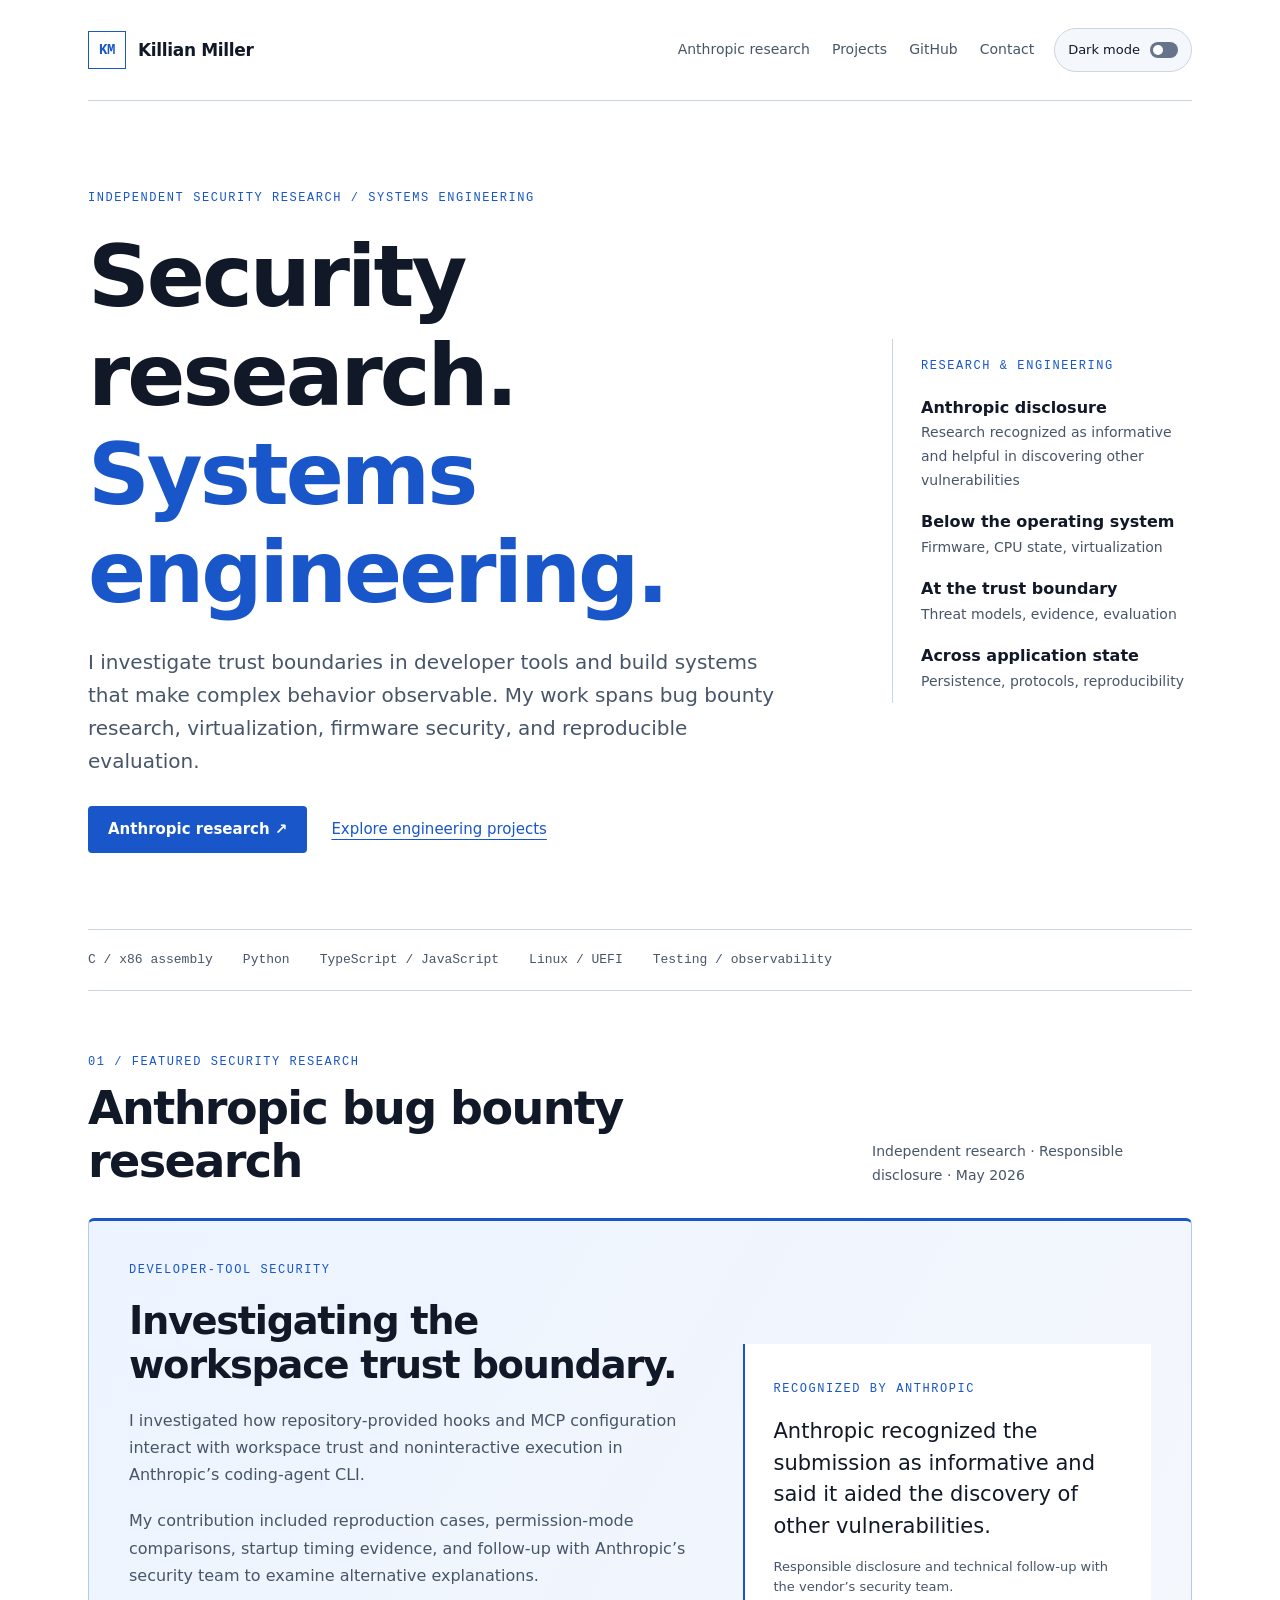
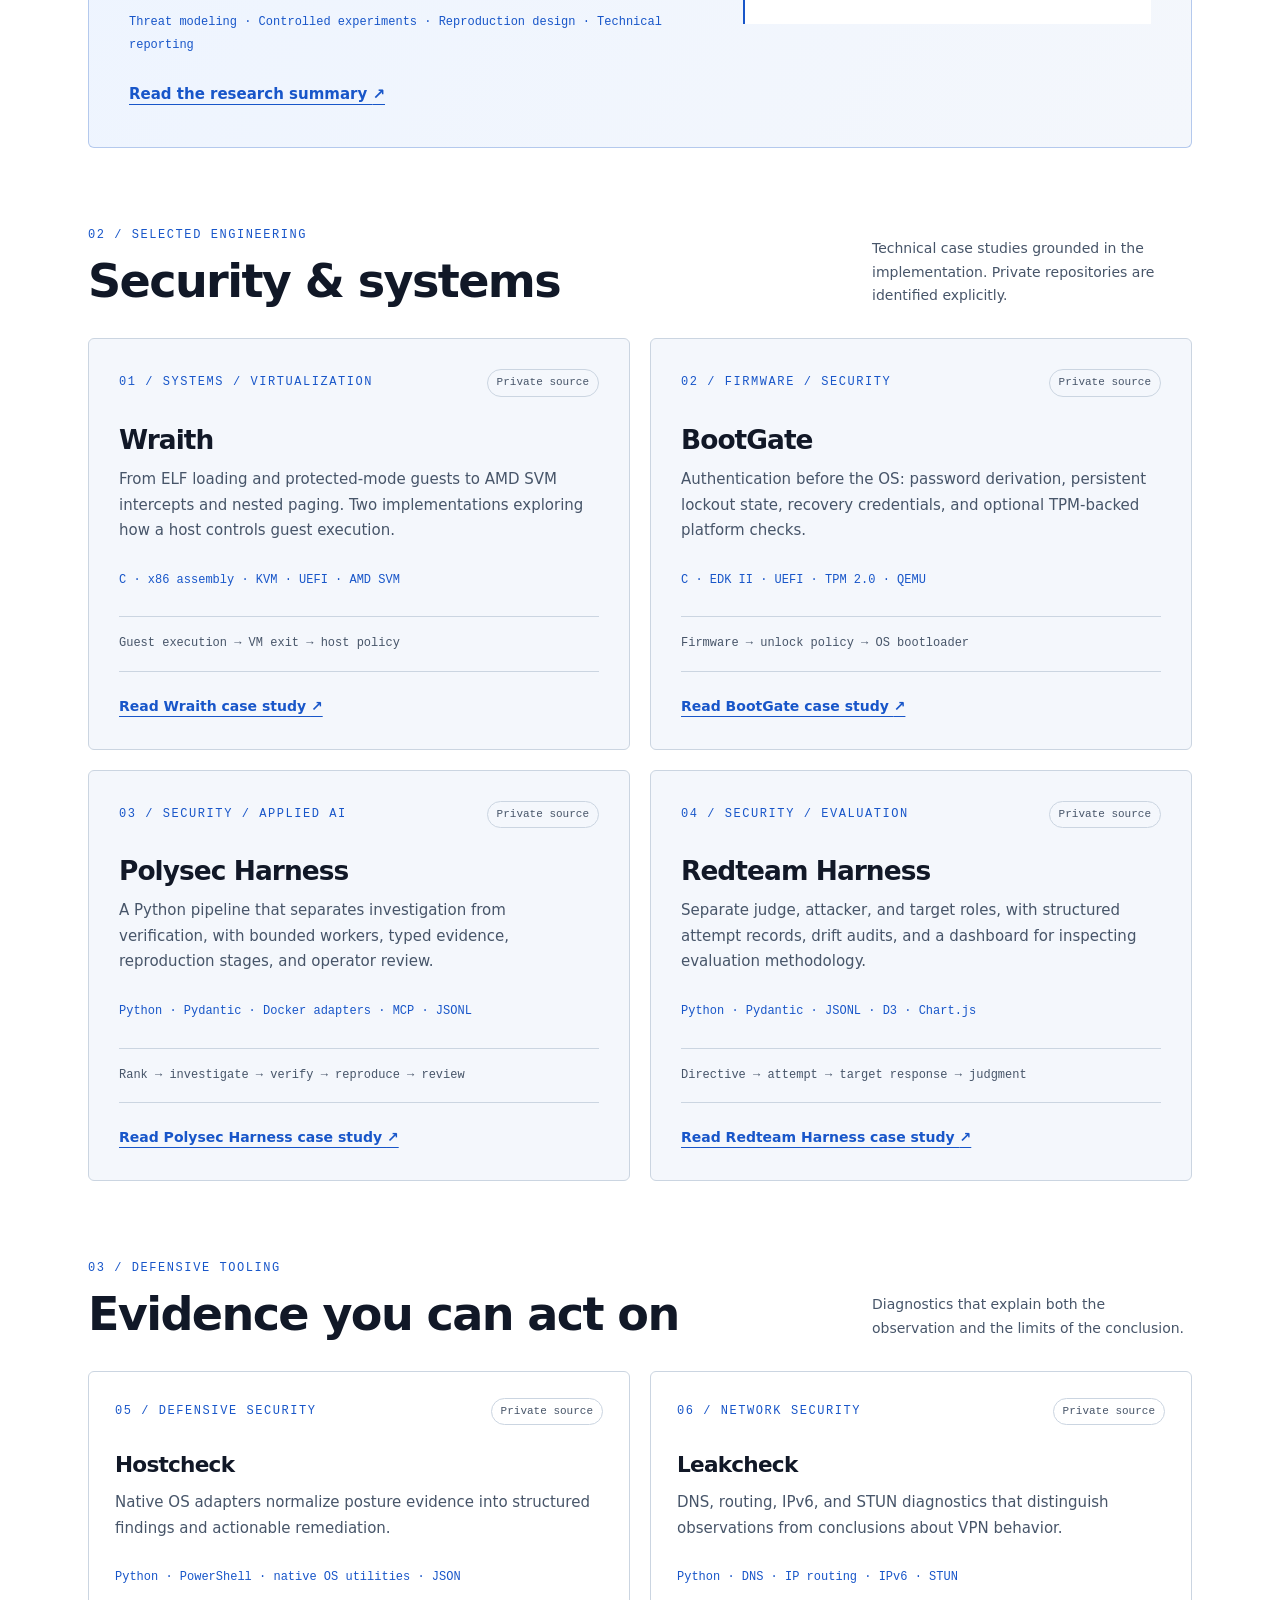
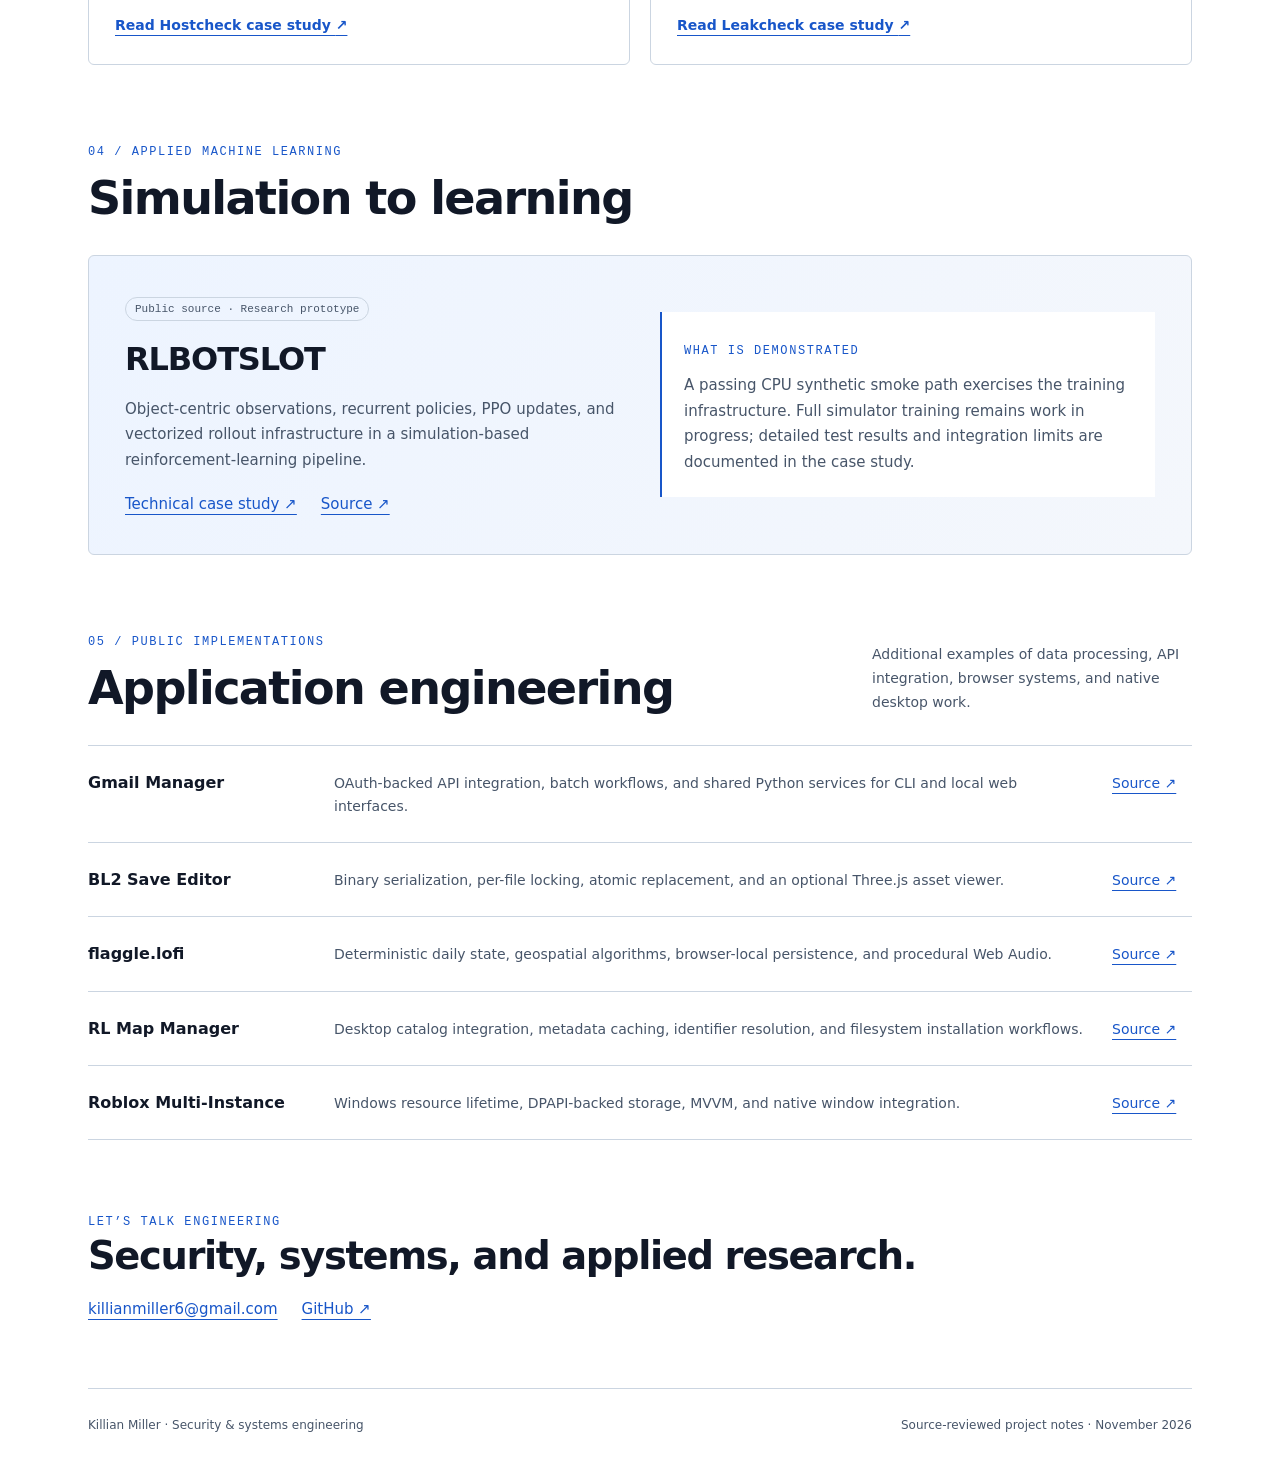
<file: index.html>
<!doctype html>
<html lang="en"><head><meta charset="utf-8"><meta name="viewport" content="width=device-width, initial-scale=1"><title>Killian Miller — Security &amp; Systems Engineering</title><meta name="description" content="Independent security research by Killian Miller, featuring an Anthropic disclosure, bug bounty research, virtualization, UEFI authentication, and security evaluation."><meta name="theme-color" content="#ffffff"><link rel="canonical" href="https://kmiller.dev/"><meta property="og:type" content="website"><meta property="og:title" content="Killian Miller — Security &amp; Systems Engineering"><meta property="og:description" content="Independent security research by Killian Miller, featuring an Anthropic disclosure, bug bounty research, virtualization, UEFI authentication, and security evaluation."><meta property="og:url" content="https://kmiller.dev/"><link rel="icon" href="/favicon.svg" type="image/svg+xml"><script src="/theme.js?v=1"></script><link rel="stylesheet" href="/styles.css?v=20261103-blue"></head>
<body><a class="skip" href="#main">Skip to content</a><div class="wrap"><header class="top"><a class="brand" href="/" aria-label="Killian Miller home"><span class="mark" aria-hidden="true">KM</span>Killian Miller</a><div class="header-tools"><nav class="nav" aria-label="Main navigation"><a href="/#research">Anthropic research</a><a href="/#work">Projects</a><a href="https://github.com/KillianM00">GitHub</a><a href="/#contact">Contact</a></nav><button class="theme-toggle" type="button" data-theme-toggle aria-pressed="false" hidden><span>Dark mode</span><span class="theme-switch" aria-hidden="true"></span></button></div></header><main id="main"><div class="hero"><div><p class="eyebrow">Independent security research / systems engineering</p><h1>Security research.<br><span>Systems engineering.</span></h1><p class="lede">I investigate trust boundaries in developer tools and build systems that make complex behavior observable. My work spans bug bounty research, virtualization, firmware security, and reproducible evaluation.</p><div class="actions"><a class="button" href="/research/anthropic/">Anthropic research ↗</a><a href="#work">Explore engineering projects</a></div></div><aside class="focus" aria-label="Engineering focus"><span class="label">Research &amp; engineering</span><p><strong>Anthropic disclosure</strong>Research recognized as informative and helpful in discovering other vulnerabilities</p><p><strong>Below the operating system</strong>Firmware, CPU state, virtualization</p><p><strong>At the trust boundary</strong>Threat models, evidence, evaluation</p><p><strong>Across application state</strong>Persistence, protocols, reproducibility</p></aside></div><div class="strip" aria-label="Core technologies"><span>C / x86 assembly</span><span>Python</span><span>TypeScript / JavaScript</span><span>Linux / UEFI</span><span>Testing / observability</span></div>
<section id="research" class="research-feature" aria-labelledby="research-title">
  <div class="section-top"><div><span class="label">01 / Featured security research</span><h2 id="research-title">Anthropic bug bounty research</h2></div><p>Independent research · Responsible disclosure · May 2026</p></div>
  <article class="disclosure-feature" aria-labelledby="disclosure-title">
    <div>
      <p class="eyebrow">Developer-tool security</p>
      <h3 id="disclosure-title">Investigating the workspace trust boundary.</h3>
      <p>I investigated how repository-provided hooks and MCP configuration interact with workspace trust and noninteractive execution in Anthropic’s coding-agent CLI.</p>
      <p>My contribution included reproduction cases, permission-mode comparisons, startup timing evidence, and follow-up with Anthropic’s security team to examine alternative explanations.</p>
      <p class="research-skills">Threat modeling · Controlled experiments · Reproduction design · Technical reporting</p>
      <a class="more" href="/research/anthropic/">Read the research summary <span aria-hidden="true">↗</span></a>
    </div>
    <aside class="recognition" aria-label="Disclosure outcome">
      <span class="label">Recognized by Anthropic</span>
      <p>Anthropic recognized the submission as informative and said it aided the discovery of other vulnerabilities.</p>
      <p class="recognition-detail">Responsible disclosure and technical follow-up with the vendor’s security team.</p>
    </aside>
  </article>
</section>
<section id="work" aria-labelledby="work-title"><div class="section-top"><div><span class="label">02 / Selected engineering</span><h2 id="work-title">Security &amp; systems</h2></div><p>Technical case studies grounded in the implementation. Private repositories are identified explicitly.</p></div><div class="projects"><article class="card "><div class="card-top"><span class="number">01 / Systems / virtualization</span><span class="pill">Private source</span></div><h3>Wraith</h3><p>From ELF loading and protected-mode guests to AMD SVM intercepts and nested paging. Two implementations exploring how a host controls guest execution.</p><p class="stack">C · x86 assembly · KVM · UEFI · AMD SVM</p><div class="flow">Guest execution → VM exit → host policy</div><a class="more" href="/projects/wraith/">Read Wraith case study <span aria-hidden="true">↗</span></a></article><article class="card "><div class="card-top"><span class="number">02 / Firmware / security</span><span class="pill">Private source</span></div><h3>BootGate</h3><p>Authentication before the OS: password derivation, persistent lockout state, recovery credentials, and optional TPM-backed platform checks.</p><p class="stack">C · EDK II · UEFI · TPM 2.0 · QEMU</p><div class="flow">Firmware → unlock policy → OS bootloader</div><a class="more" href="/projects/bootgate/">Read BootGate case study <span aria-hidden="true">↗</span></a></article><article class="card "><div class="card-top"><span class="number">03 / Security / applied AI</span><span class="pill">Private source</span></div><h3>Polysec Harness</h3><p>A Python pipeline that separates investigation from verification, with bounded workers, typed evidence, reproduction stages, and operator review.</p><p class="stack">Python · Pydantic · Docker adapters · MCP · JSONL</p><div class="flow">Rank → investigate → verify → reproduce → review</div><a class="more" href="/projects/polysec-harness/">Read Polysec Harness case study <span aria-hidden="true">↗</span></a></article><article class="card "><div class="card-top"><span class="number">04 / Security / evaluation</span><span class="pill">Private source</span></div><h3>Redteam Harness</h3><p>Separate judge, attacker, and target roles, with structured attempt records, drift audits, and a dashboard for inspecting evaluation methodology.</p><p class="stack">Python · Pydantic · JSONL · D3 · Chart.js</p><div class="flow">Directive → attempt → target response → judgment</div><a class="more" href="/projects/redteam-harness/">Read Redteam Harness case study <span aria-hidden="true">↗</span></a></article></div></section>
<section aria-labelledby="defense-title"><div class="section-top"><div><span class="label">03 / Defensive tooling</span><h2 id="defense-title">Evidence you can act on</h2></div><p>Diagnostics that explain both the observation and the limits of the conclusion.</p></div><div class="split"><article class="card small"><div class="card-top"><span class="number">05 / Defensive security</span><span class="pill">Private source</span></div><h3>Hostcheck</h3><p>Native OS adapters normalize posture evidence into structured findings and actionable remediation.</p><p class="stack">Python · PowerShell · native OS utilities · JSON</p><a class="more" href="/projects/hostcheck/">Read Hostcheck case study <span aria-hidden="true">↗</span></a></article><article class="card small"><div class="card-top"><span class="number">06 / Network security</span><span class="pill">Private source</span></div><h3>Leakcheck</h3><p>DNS, routing, IPv6, and STUN diagnostics that distinguish observations from conclusions about VPN behavior.</p><p class="stack">Python · DNS · IP routing · IPv6 · STUN</p><a class="more" href="/projects/leakcheck/">Read Leakcheck case study <span aria-hidden="true">↗</span></a></article></div></section>
<section aria-labelledby="ml-title"><div class="section-top"><div><span class="label">04 / Applied machine learning</span><h2 id="ml-title">Simulation to learning</h2></div></div><article class="feature"><div><span class="pill">Public source · Research prototype</span><h3 style="margin-top:20px">RLBOTSLOT</h3><p>Object-centric observations, recurrent policies, PPO updates, and vectorized rollout infrastructure in a simulation-based reinforcement-learning pipeline.</p><div class="actions"><a href="/projects/rlbotslot/">Technical case study ↗</a><a href="https://github.com/KillianM00/RLBOTSLOT">Source ↗</a></div></div><div class="evidence"><span class="label">What is demonstrated</span><p>A passing CPU synthetic smoke path exercises the training infrastructure. Full simulator training remains work in progress; detailed test results and integration limits are documented in the case study.</p></div></article></section>
<section aria-labelledby="public-title"><div class="section-top"><div><span class="label">05 / Public implementations</span><h2 id="public-title">Application engineering</h2></div><p>Additional examples of data processing, API integration, browser systems, and native desktop work.</p></div><div class="list"><article class="row"><strong>Gmail Manager</strong><p>OAuth-backed API integration, batch workflows, and shared Python services for CLI and local web interfaces.</p><a href="https://github.com/KillianM00/gmail-manager" aria-label="Gmail Manager source">Source ↗</a></article><article class="row"><strong>BL2 Save Editor</strong><p>Binary serialization, per-file locking, atomic replacement, and an optional Three.js asset viewer.</p><a href="https://github.com/KillianM00/bl2-save-editor" aria-label="BL2 Save Editor source">Source ↗</a></article><article class="row"><strong>flaggle.lofi</strong><p>Deterministic daily state, geospatial algorithms, browser-local persistence, and procedural Web Audio.</p><a href="https://github.com/KillianM00/flaggle-lofi" aria-label="flaggle.lofi source">Source ↗</a></article><article class="row"><strong>RL Map Manager</strong><p>Desktop catalog integration, metadata caching, identifier resolution, and filesystem installation workflows.</p><a href="https://github.com/KillianM00/rl-map-manager" aria-label="RL Map Manager source">Source ↗</a></article><article class="row"><strong>Roblox Multi-Instance</strong><p>Windows resource lifetime, DPAPI-backed storage, MVVM, and native window integration.</p><a href="https://github.com/KillianM00/roblox-multi-instance" aria-label="Roblox Multi-Instance source">Source ↗</a></article></div></section>
<section class="contact" id="contact" aria-labelledby="contact-title"><span class="label">Let’s talk engineering</span><h2 id="contact-title">Security, systems, and applied research.</h2><div class="actions"><a href="mailto:killianmiller6@gmail.com">killianmiller6@gmail.com</a><a href="https://github.com/KillianM00">GitHub ↗</a></div></section></main><footer class="footer"><span>Killian Miller · Security &amp; systems engineering</span><span>Source-reviewed project notes · November 2026</span></footer></div></body></html>
</file>
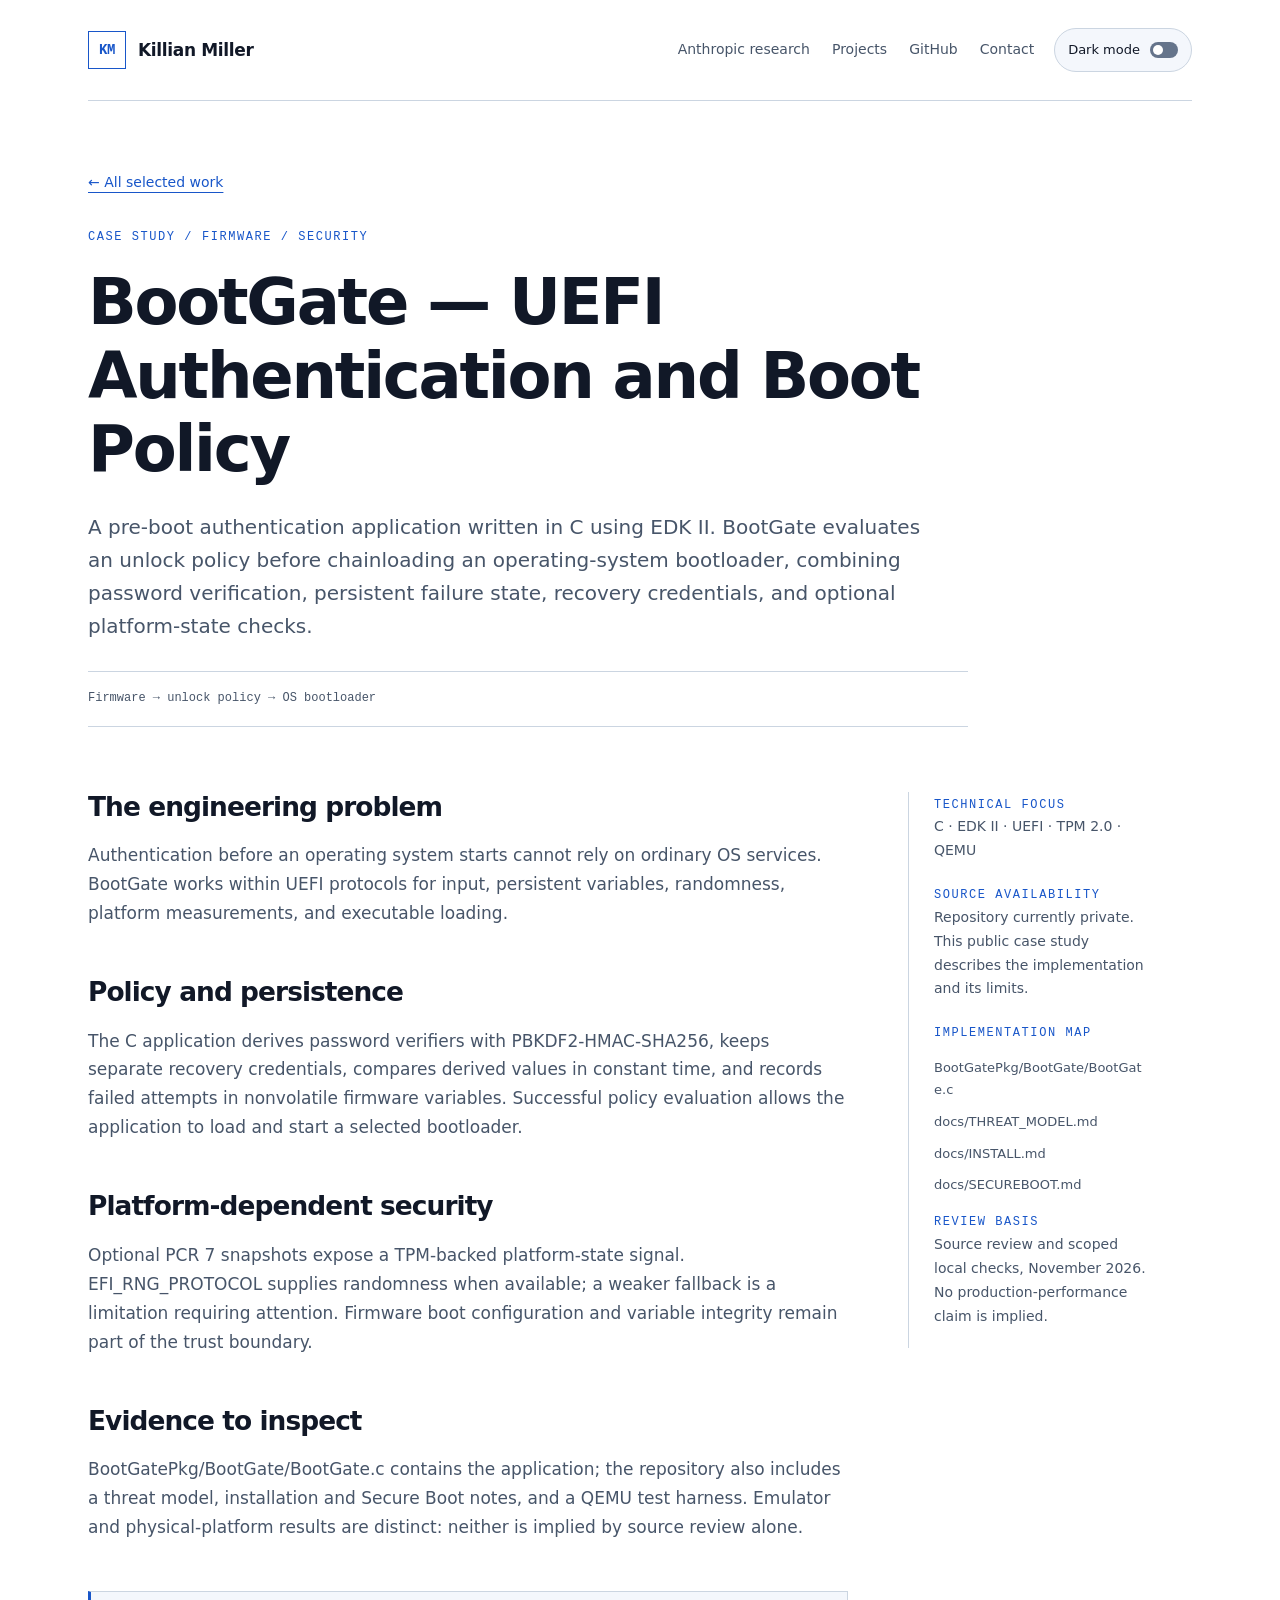
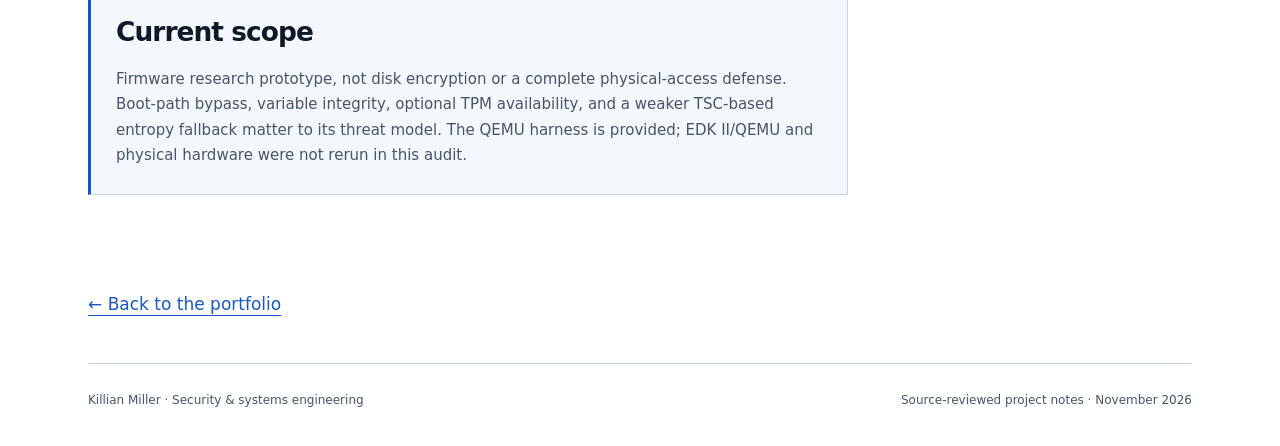
<file: projects/bootgate/index.html>
<!doctype html>
<html lang="en"><head><meta charset="utf-8"><meta name="viewport" content="width=device-width, initial-scale=1"><title>BootGate — UEFI Authentication and Boot Policy | Killian Miller</title><meta name="description" content="UEFI pre-boot authentication research with PBKDF2, persistent lockout state, recovery credentials, and optional TPM PCR checks."><meta name="theme-color" content="#ffffff"><link rel="canonical" href="https://kmiller.dev/projects/bootgate/"><meta property="og:type" content="website"><meta property="og:title" content="BootGate — UEFI Authentication and Boot Policy | Killian Miller"><meta property="og:description" content="UEFI pre-boot authentication research with PBKDF2, persistent lockout state, recovery credentials, and optional TPM PCR checks."><meta property="og:url" content="https://kmiller.dev/projects/bootgate/"><link rel="icon" href="/favicon.svg" type="image/svg+xml"><script src="/theme.js?v=1"></script><link rel="stylesheet" href="/styles.css?v=20261103-blue"></head>
<body><a class="skip" href="#main">Skip to content</a><div class="wrap"><header class="top"><a class="brand" href="/" aria-label="Killian Miller home"><span class="mark" aria-hidden="true">KM</span>Killian Miller</a><div class="header-tools"><nav class="nav" aria-label="Main navigation"><a href="/#research">Anthropic research</a><a href="/#work">Projects</a><a href="https://github.com/KillianM00">GitHub</a><a href="/#contact">Contact</a></nav><button class="theme-toggle" type="button" data-theme-toggle aria-pressed="false" hidden><span>Dark mode</span><span class="theme-switch" aria-hidden="true"></span></button></div></header><main id="main"><header class="article-head"><a class="back" href="/#work">← All selected work</a><p class="eyebrow" style="margin-top:32px">Case study / Firmware / security</p><h1>BootGate — UEFI Authentication and Boot Policy</h1><p class="lede">A pre-boot authentication application written in C using EDK II. BootGate evaluates an unlock policy before chainloading an operating-system bootloader, combining password verification, persistent failure state, recovery credentials, and optional platform-state checks.</p><div class="flow">Firmware → unlock policy → OS bootloader</div></header><div class="article-layout"><article class="article-body"><section><h2>The engineering problem</h2><p>Authentication before an operating system starts cannot rely on ordinary OS services. BootGate works within UEFI protocols for input, persistent variables, randomness, platform measurements, and executable loading.</p></section><section><h2>Policy and persistence</h2><p>The C application derives password verifiers with PBKDF2-HMAC-SHA256, keeps separate recovery credentials, compares derived values in constant time, and records failed attempts in nonvolatile firmware variables. Successful policy evaluation allows the application to load and start a selected bootloader.</p></section><section><h2>Platform-dependent security</h2><p>Optional PCR 7 snapshots expose a TPM-backed platform-state signal. EFI_RNG_PROTOCOL supplies randomness when available; a weaker fallback is a limitation requiring attention. Firmware boot configuration and variable integrity remain part of the trust boundary.</p></section><section><h2>Evidence to inspect</h2><p>BootGatePkg/BootGate/BootGate.c contains the application; the repository also includes a threat model, installation and Secure Boot notes, and a QEMU test harness. Emulator and physical-platform results are distinct: neither is implied by source review alone.</p></section><div class="scope"><h2>Current scope</h2><p>Firmware research prototype, not disk encryption or a complete physical-access defense. Boot-path bypass, variable integrity, optional TPM availability, and a weaker TSC-based entropy fallback matter to its threat model. The QEMU harness is provided; EDK II/QEMU and physical hardware were not rerun in this audit.</p></div></article><aside class="article-aside" aria-label="Project facts"><span class="label">Technical focus</span><p>C · EDK II · UEFI · TPM 2.0 · QEMU</p><span class="label">Source availability</span><p>Repository currently private. This public case study describes the implementation and its limits.</p><span class="label">Implementation map</span><ul><li>BootGatePkg/BootGate/BootGate.c</li><li>docs/THREAT_MODEL.md</li><li>docs/INSTALL.md</li><li>docs/SECUREBOOT.md</li></ul><span class="label">Review basis</span><p>Source review and scoped local checks, November 2026. No production-performance claim is implied.</p></aside></div><p class="case-footer"><a href="/#work">← Back to the portfolio</a></p></main><footer class="footer"><span>Killian Miller · Security &amp; systems engineering</span><span>Source-reviewed project notes · November 2026</span></footer></div></body></html>
</file>
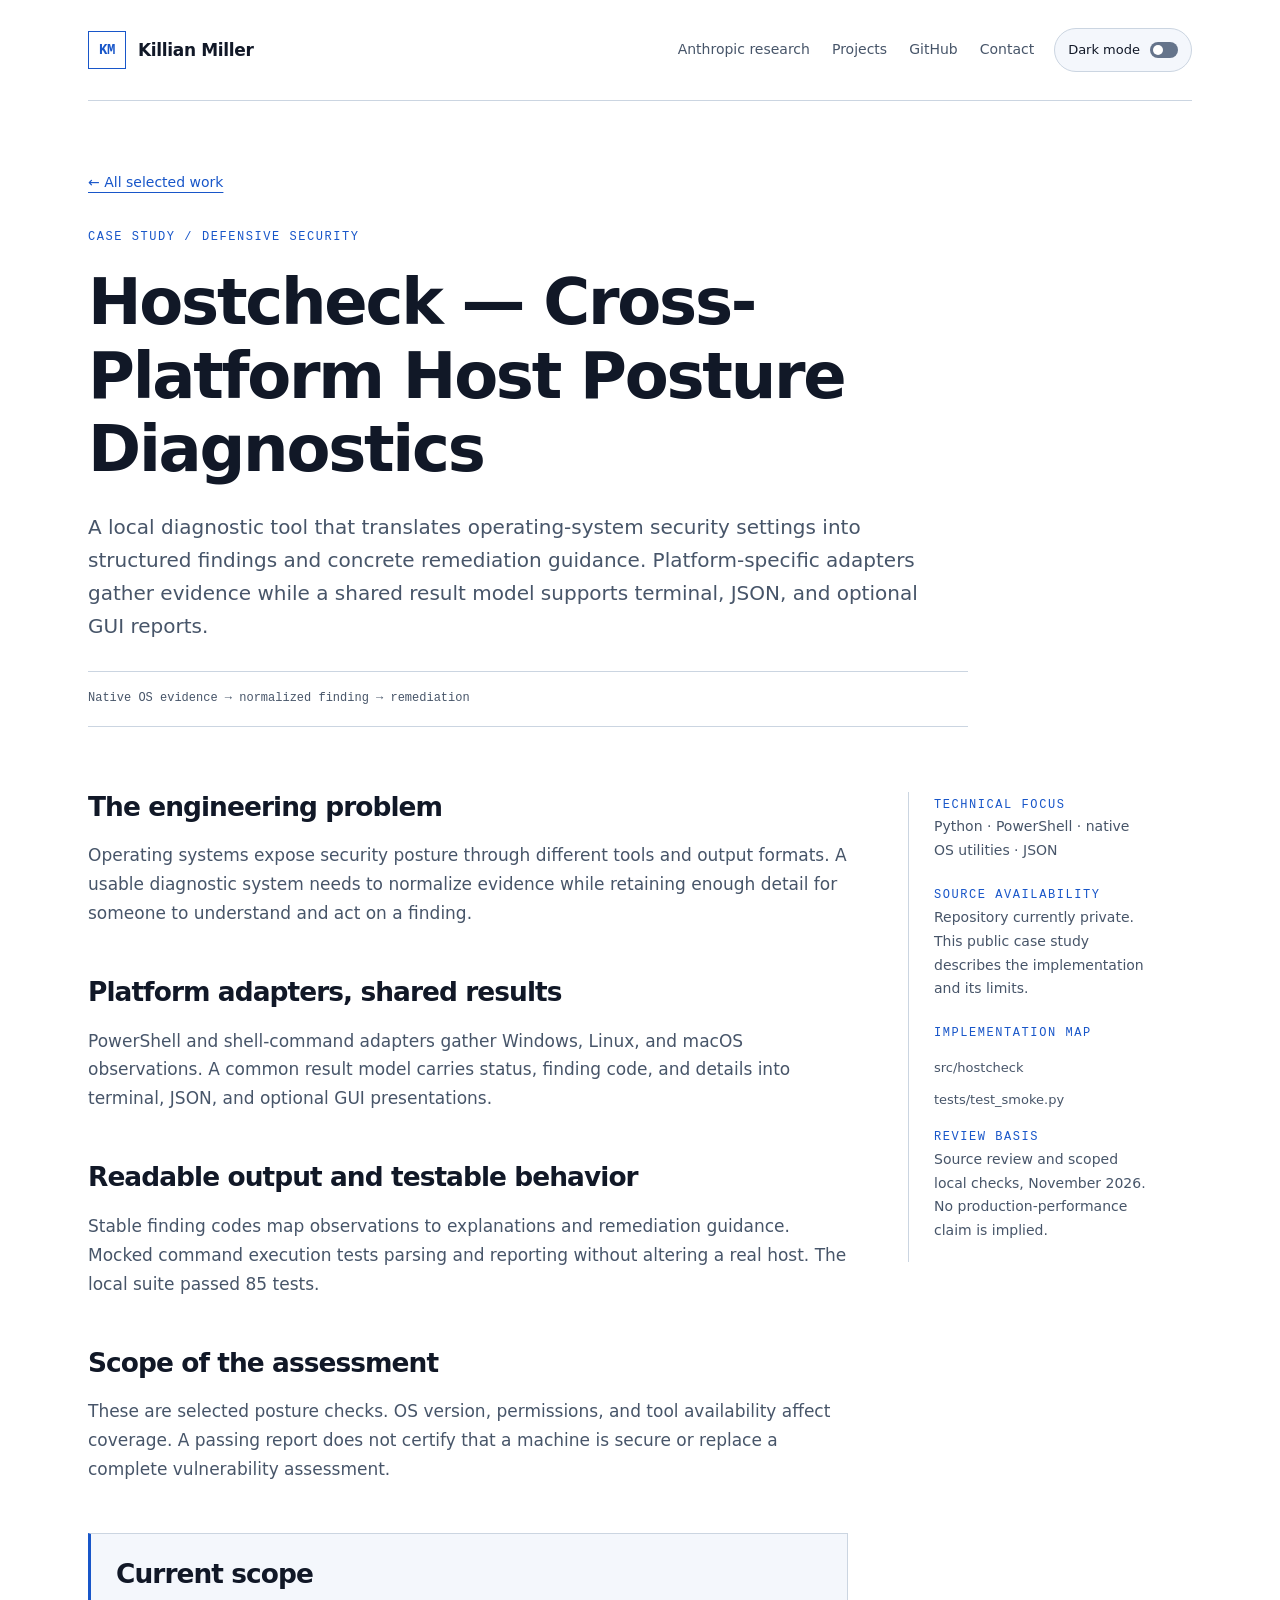
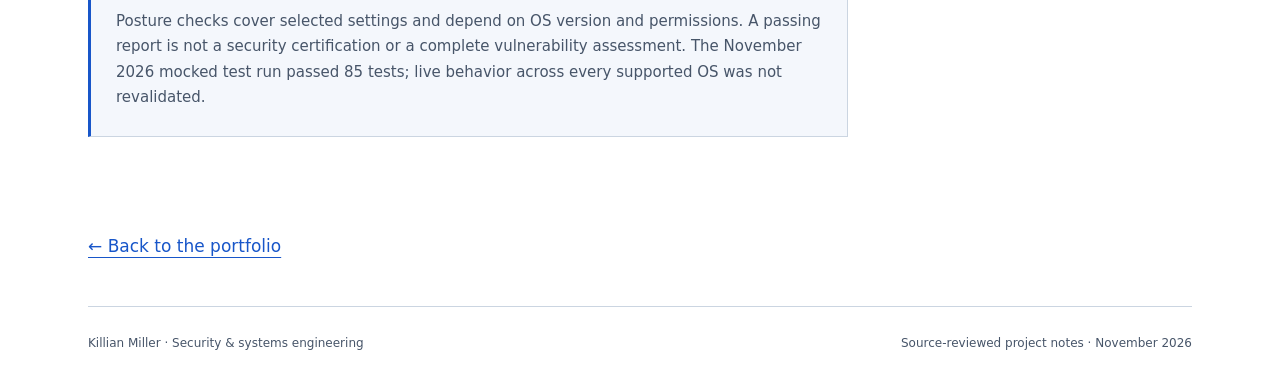
<file: projects/hostcheck/index.html>
<!doctype html>
<html lang="en"><head><meta charset="utf-8"><meta name="viewport" content="width=device-width, initial-scale=1"><title>Hostcheck — Cross-Platform Host Posture Diagnostics | Killian Miller</title><meta name="description" content="Host posture diagnostics with native Windows, Linux, and macOS adapters, structured results, stable finding codes, and remediation guidance."><meta name="theme-color" content="#ffffff"><link rel="canonical" href="https://kmiller.dev/projects/hostcheck/"><meta property="og:type" content="website"><meta property="og:title" content="Hostcheck — Cross-Platform Host Posture Diagnostics | Killian Miller"><meta property="og:description" content="Host posture diagnostics with native Windows, Linux, and macOS adapters, structured results, stable finding codes, and remediation guidance."><meta property="og:url" content="https://kmiller.dev/projects/hostcheck/"><link rel="icon" href="/favicon.svg" type="image/svg+xml"><script src="/theme.js?v=1"></script><link rel="stylesheet" href="/styles.css?v=20261103-blue"></head>
<body><a class="skip" href="#main">Skip to content</a><div class="wrap"><header class="top"><a class="brand" href="/" aria-label="Killian Miller home"><span class="mark" aria-hidden="true">KM</span>Killian Miller</a><div class="header-tools"><nav class="nav" aria-label="Main navigation"><a href="/#research">Anthropic research</a><a href="/#work">Projects</a><a href="https://github.com/KillianM00">GitHub</a><a href="/#contact">Contact</a></nav><button class="theme-toggle" type="button" data-theme-toggle aria-pressed="false" hidden><span>Dark mode</span><span class="theme-switch" aria-hidden="true"></span></button></div></header><main id="main"><header class="article-head"><a class="back" href="/#work">← All selected work</a><p class="eyebrow" style="margin-top:32px">Case study / Defensive security</p><h1>Hostcheck — Cross-Platform Host Posture Diagnostics</h1><p class="lede">A local diagnostic tool that translates operating-system security settings into structured findings and concrete remediation guidance. Platform-specific adapters gather evidence while a shared result model supports terminal, JSON, and optional GUI reports.</p><div class="flow">Native OS evidence → normalized finding → remediation</div></header><div class="article-layout"><article class="article-body"><section><h2>The engineering problem</h2><p>Operating systems expose security posture through different tools and output formats. A usable diagnostic system needs to normalize evidence while retaining enough detail for someone to understand and act on a finding.</p></section><section><h2>Platform adapters, shared results</h2><p>PowerShell and shell-command adapters gather Windows, Linux, and macOS observations. A common result model carries status, finding code, and details into terminal, JSON, and optional GUI presentations.</p></section><section><h2>Readable output and testable behavior</h2><p>Stable finding codes map observations to explanations and remediation guidance. Mocked command execution tests parsing and reporting without altering a real host. The local suite passed 85 tests.</p></section><section><h2>Scope of the assessment</h2><p>These are selected posture checks. OS version, permissions, and tool availability affect coverage. A passing report does not certify that a machine is secure or replace a complete vulnerability assessment.</p></section><div class="scope"><h2>Current scope</h2><p>Posture checks cover selected settings and depend on OS version and permissions. A passing report is not a security certification or a complete vulnerability assessment. The November 2026 mocked test run passed 85 tests; live behavior across every supported OS was not revalidated.</p></div></article><aside class="article-aside" aria-label="Project facts"><span class="label">Technical focus</span><p>Python · PowerShell · native OS utilities · JSON</p><span class="label">Source availability</span><p>Repository currently private. This public case study describes the implementation and its limits.</p><span class="label">Implementation map</span><ul><li>src/hostcheck</li><li>tests/test_smoke.py</li></ul><span class="label">Review basis</span><p>Source review and scoped local checks, November 2026. No production-performance claim is implied.</p></aside></div><p class="case-footer"><a href="/#work">← Back to the portfolio</a></p></main><footer class="footer"><span>Killian Miller · Security &amp; systems engineering</span><span>Source-reviewed project notes · November 2026</span></footer></div></body></html>
</file>
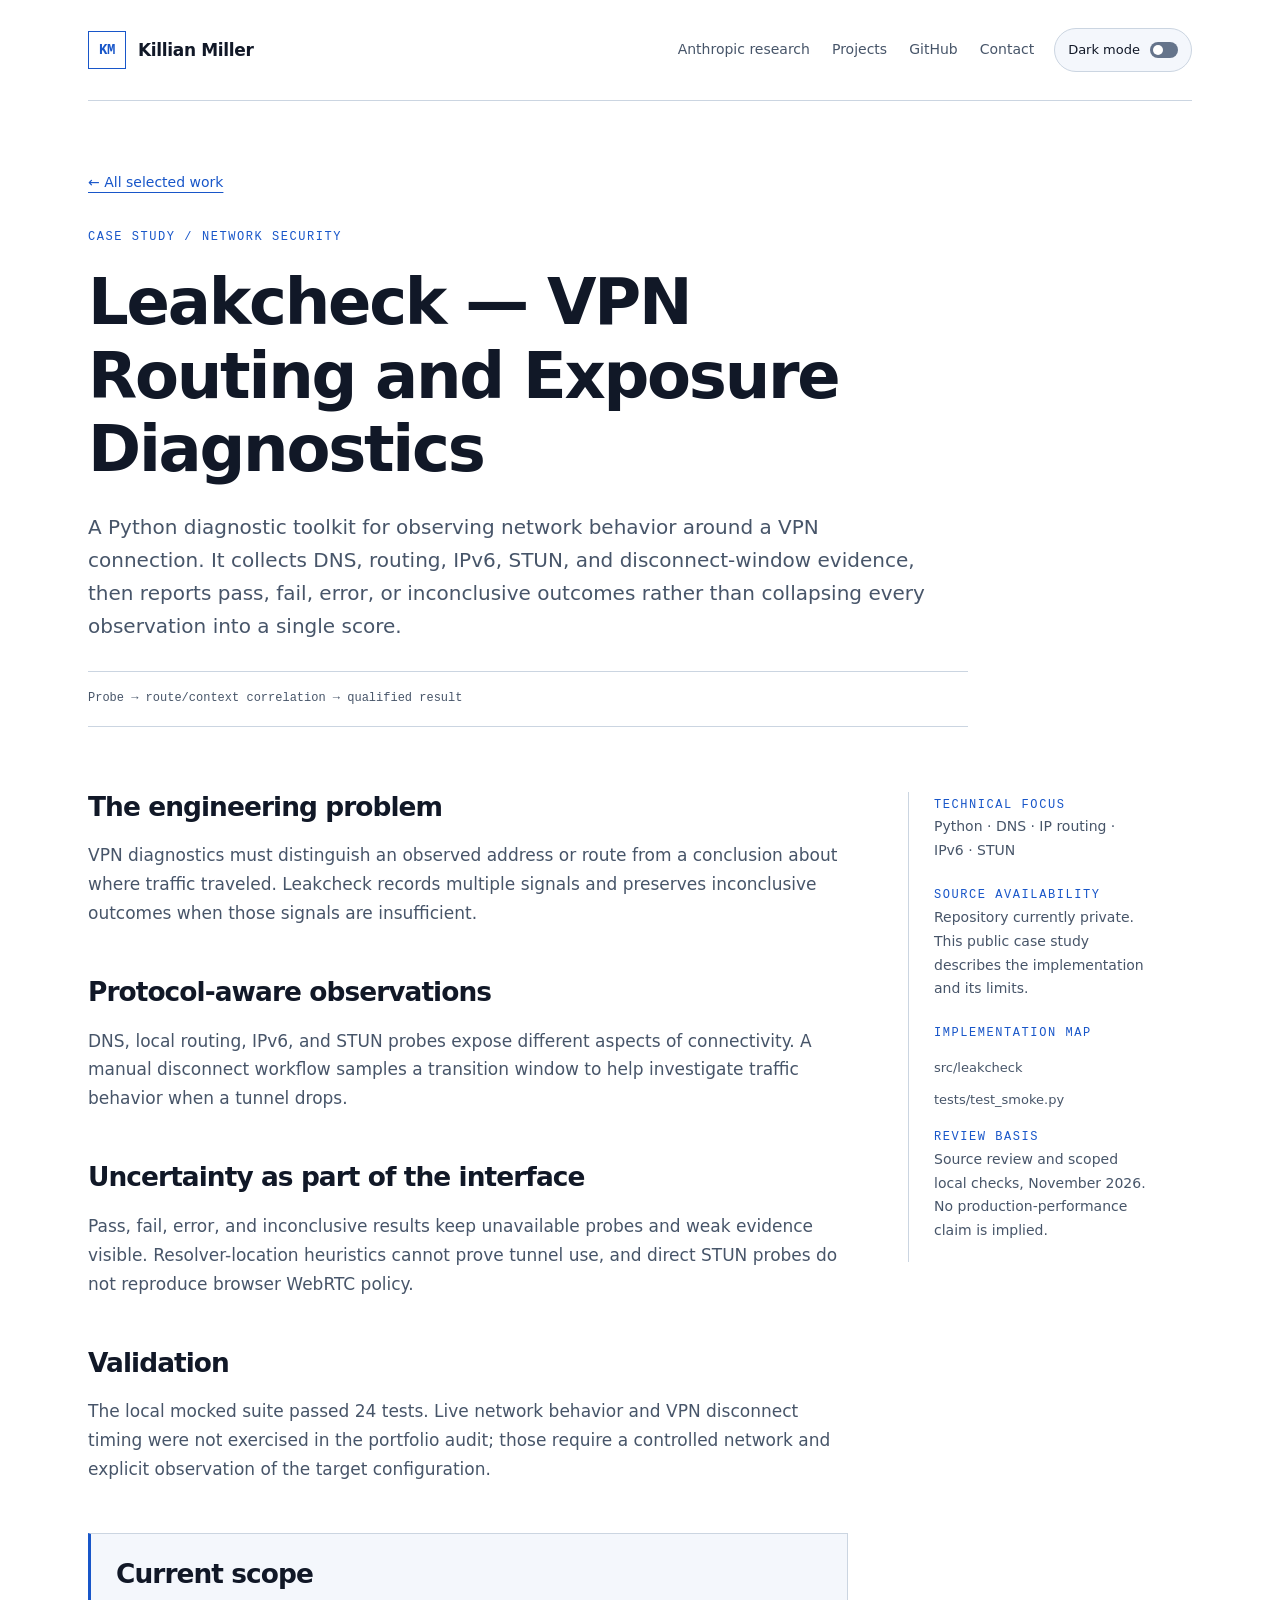
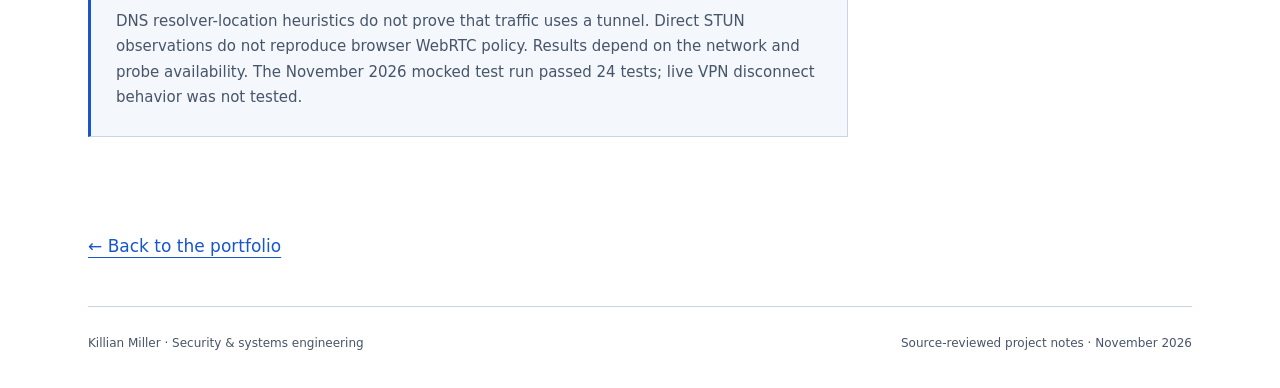
<file: projects/leakcheck/index.html>
<!doctype html>
<html lang="en"><head><meta charset="utf-8"><meta name="viewport" content="width=device-width, initial-scale=1"><title>Leakcheck — VPN Routing and Exposure Diagnostics | Killian Miller</title><meta name="description" content="VPN diagnostic toolkit for DNS, routing, IPv6, STUN, and disconnect-window observations with explicit inconclusive results."><meta name="theme-color" content="#ffffff"><link rel="canonical" href="https://kmiller.dev/projects/leakcheck/"><meta property="og:type" content="website"><meta property="og:title" content="Leakcheck — VPN Routing and Exposure Diagnostics | Killian Miller"><meta property="og:description" content="VPN diagnostic toolkit for DNS, routing, IPv6, STUN, and disconnect-window observations with explicit inconclusive results."><meta property="og:url" content="https://kmiller.dev/projects/leakcheck/"><link rel="icon" href="/favicon.svg" type="image/svg+xml"><script src="/theme.js?v=1"></script><link rel="stylesheet" href="/styles.css?v=20261103-blue"></head>
<body><a class="skip" href="#main">Skip to content</a><div class="wrap"><header class="top"><a class="brand" href="/" aria-label="Killian Miller home"><span class="mark" aria-hidden="true">KM</span>Killian Miller</a><div class="header-tools"><nav class="nav" aria-label="Main navigation"><a href="/#research">Anthropic research</a><a href="/#work">Projects</a><a href="https://github.com/KillianM00">GitHub</a><a href="/#contact">Contact</a></nav><button class="theme-toggle" type="button" data-theme-toggle aria-pressed="false" hidden><span>Dark mode</span><span class="theme-switch" aria-hidden="true"></span></button></div></header><main id="main"><header class="article-head"><a class="back" href="/#work">← All selected work</a><p class="eyebrow" style="margin-top:32px">Case study / Network security</p><h1>Leakcheck — VPN Routing and Exposure Diagnostics</h1><p class="lede">A Python diagnostic toolkit for observing network behavior around a VPN connection. It collects DNS, routing, IPv6, STUN, and disconnect-window evidence, then reports pass, fail, error, or inconclusive outcomes rather than collapsing every observation into a single score.</p><div class="flow">Probe → route/context correlation → qualified result</div></header><div class="article-layout"><article class="article-body"><section><h2>The engineering problem</h2><p>VPN diagnostics must distinguish an observed address or route from a conclusion about where traffic traveled. Leakcheck records multiple signals and preserves inconclusive outcomes when those signals are insufficient.</p></section><section><h2>Protocol-aware observations</h2><p>DNS, local routing, IPv6, and STUN probes expose different aspects of connectivity. A manual disconnect workflow samples a transition window to help investigate traffic behavior when a tunnel drops.</p></section><section><h2>Uncertainty as part of the interface</h2><p>Pass, fail, error, and inconclusive results keep unavailable probes and weak evidence visible. Resolver-location heuristics cannot prove tunnel use, and direct STUN probes do not reproduce browser WebRTC policy.</p></section><section><h2>Validation</h2><p>The local mocked suite passed 24 tests. Live network behavior and VPN disconnect timing were not exercised in the portfolio audit; those require a controlled network and explicit observation of the target configuration.</p></section><div class="scope"><h2>Current scope</h2><p>DNS resolver-location heuristics do not prove that traffic uses a tunnel. Direct STUN observations do not reproduce browser WebRTC policy. Results depend on the network and probe availability. The November 2026 mocked test run passed 24 tests; live VPN disconnect behavior was not tested.</p></div></article><aside class="article-aside" aria-label="Project facts"><span class="label">Technical focus</span><p>Python · DNS · IP routing · IPv6 · STUN</p><span class="label">Source availability</span><p>Repository currently private. This public case study describes the implementation and its limits.</p><span class="label">Implementation map</span><ul><li>src/leakcheck</li><li>tests/test_smoke.py</li></ul><span class="label">Review basis</span><p>Source review and scoped local checks, November 2026. No production-performance claim is implied.</p></aside></div><p class="case-footer"><a href="/#work">← Back to the portfolio</a></p></main><footer class="footer"><span>Killian Miller · Security &amp; systems engineering</span><span>Source-reviewed project notes · November 2026</span></footer></div></body></html>
</file>
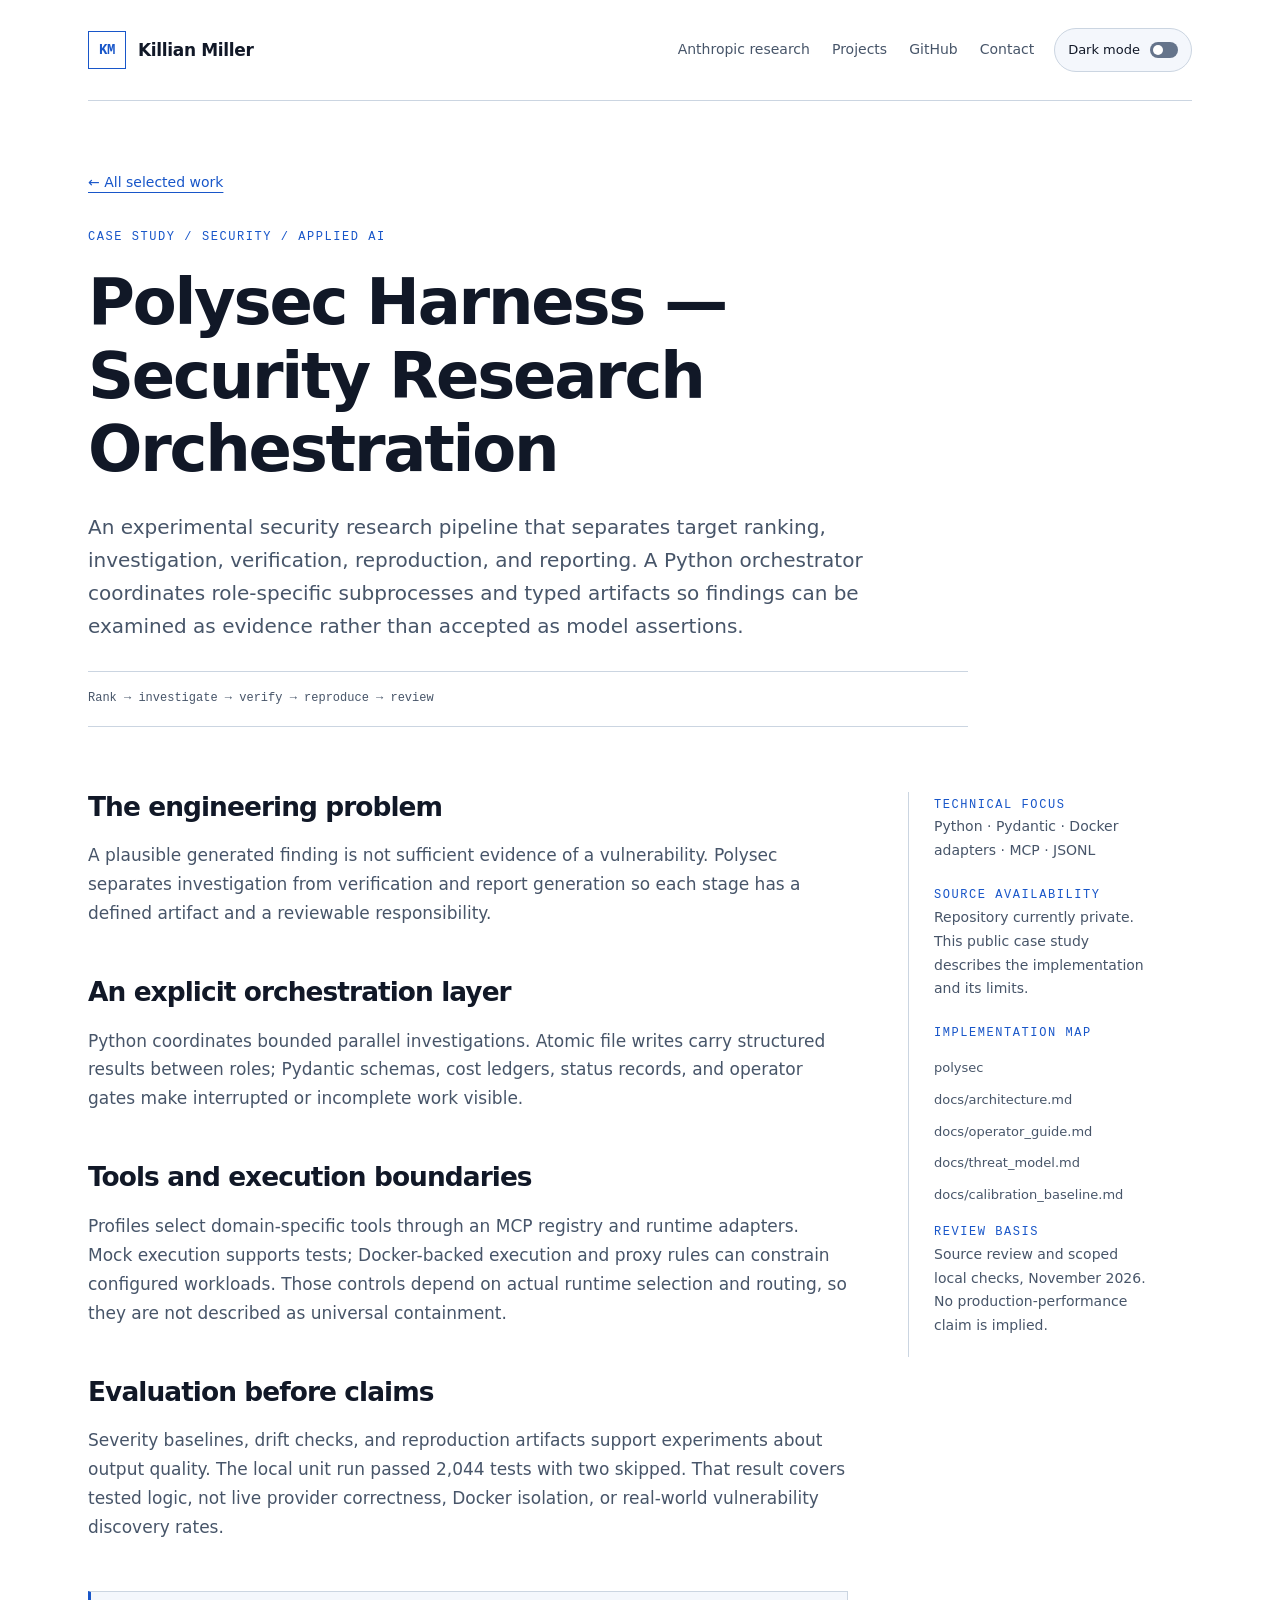
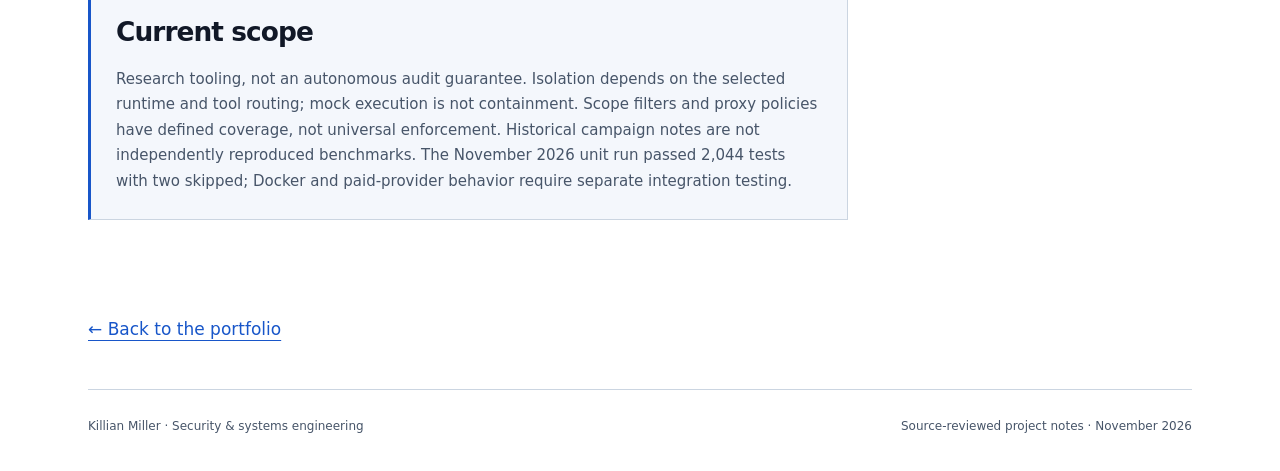
<file: projects/polysec-harness/index.html>
<!doctype html>
<html lang="en"><head><meta charset="utf-8"><meta name="viewport" content="width=device-width, initial-scale=1"><title>Polysec Harness — Security Research Orchestration | Killian Miller</title><meta name="description" content="Python security research pipeline with bounded parallel workers, evidence gates, reproducibility checks, scope controls, and evaluation tooling."><meta name="theme-color" content="#ffffff"><link rel="canonical" href="https://kmiller.dev/projects/polysec-harness/"><meta property="og:type" content="website"><meta property="og:title" content="Polysec Harness — Security Research Orchestration | Killian Miller"><meta property="og:description" content="Python security research pipeline with bounded parallel workers, evidence gates, reproducibility checks, scope controls, and evaluation tooling."><meta property="og:url" content="https://kmiller.dev/projects/polysec-harness/"><link rel="icon" href="/favicon.svg" type="image/svg+xml"><script src="/theme.js?v=1"></script><link rel="stylesheet" href="/styles.css?v=20261103-blue"></head>
<body><a class="skip" href="#main">Skip to content</a><div class="wrap"><header class="top"><a class="brand" href="/" aria-label="Killian Miller home"><span class="mark" aria-hidden="true">KM</span>Killian Miller</a><div class="header-tools"><nav class="nav" aria-label="Main navigation"><a href="/#research">Anthropic research</a><a href="/#work">Projects</a><a href="https://github.com/KillianM00">GitHub</a><a href="/#contact">Contact</a></nav><button class="theme-toggle" type="button" data-theme-toggle aria-pressed="false" hidden><span>Dark mode</span><span class="theme-switch" aria-hidden="true"></span></button></div></header><main id="main"><header class="article-head"><a class="back" href="/#work">← All selected work</a><p class="eyebrow" style="margin-top:32px">Case study / Security / applied AI</p><h1>Polysec Harness — Security Research Orchestration</h1><p class="lede">An experimental security research pipeline that separates target ranking, investigation, verification, reproduction, and reporting. A Python orchestrator coordinates role-specific subprocesses and typed artifacts so findings can be examined as evidence rather than accepted as model assertions.</p><div class="flow">Rank → investigate → verify → reproduce → review</div></header><div class="article-layout"><article class="article-body"><section><h2>The engineering problem</h2><p>A plausible generated finding is not sufficient evidence of a vulnerability. Polysec separates investigation from verification and report generation so each stage has a defined artifact and a reviewable responsibility.</p></section><section><h2>An explicit orchestration layer</h2><p>Python coordinates bounded parallel investigations. Atomic file writes carry structured results between roles; Pydantic schemas, cost ledgers, status records, and operator gates make interrupted or incomplete work visible.</p></section><section><h2>Tools and execution boundaries</h2><p>Profiles select domain-specific tools through an MCP registry and runtime adapters. Mock execution supports tests; Docker-backed execution and proxy rules can constrain configured workloads. Those controls depend on actual runtime selection and routing, so they are not described as universal containment.</p></section><section><h2>Evaluation before claims</h2><p>Severity baselines, drift checks, and reproduction artifacts support experiments about output quality. The local unit run passed 2,044 tests with two skipped. That result covers tested logic, not live provider correctness, Docker isolation, or real-world vulnerability discovery rates.</p></section><div class="scope"><h2>Current scope</h2><p>Research tooling, not an autonomous audit guarantee. Isolation depends on the selected runtime and tool routing; mock execution is not containment. Scope filters and proxy policies have defined coverage, not universal enforcement. Historical campaign notes are not independently reproduced benchmarks. The November 2026 unit run passed 2,044 tests with two skipped; Docker and paid-provider behavior require separate integration testing.</p></div></article><aside class="article-aside" aria-label="Project facts"><span class="label">Technical focus</span><p>Python · Pydantic · Docker adapters · MCP · JSONL</p><span class="label">Source availability</span><p>Repository currently private. This public case study describes the implementation and its limits.</p><span class="label">Implementation map</span><ul><li>polysec</li><li>docs/architecture.md</li><li>docs/operator_guide.md</li><li>docs/threat_model.md</li><li>docs/calibration_baseline.md</li></ul><span class="label">Review basis</span><p>Source review and scoped local checks, November 2026. No production-performance claim is implied.</p></aside></div><p class="case-footer"><a href="/#work">← Back to the portfolio</a></p></main><footer class="footer"><span>Killian Miller · Security &amp; systems engineering</span><span>Source-reviewed project notes · November 2026</span></footer></div></body></html>
</file>
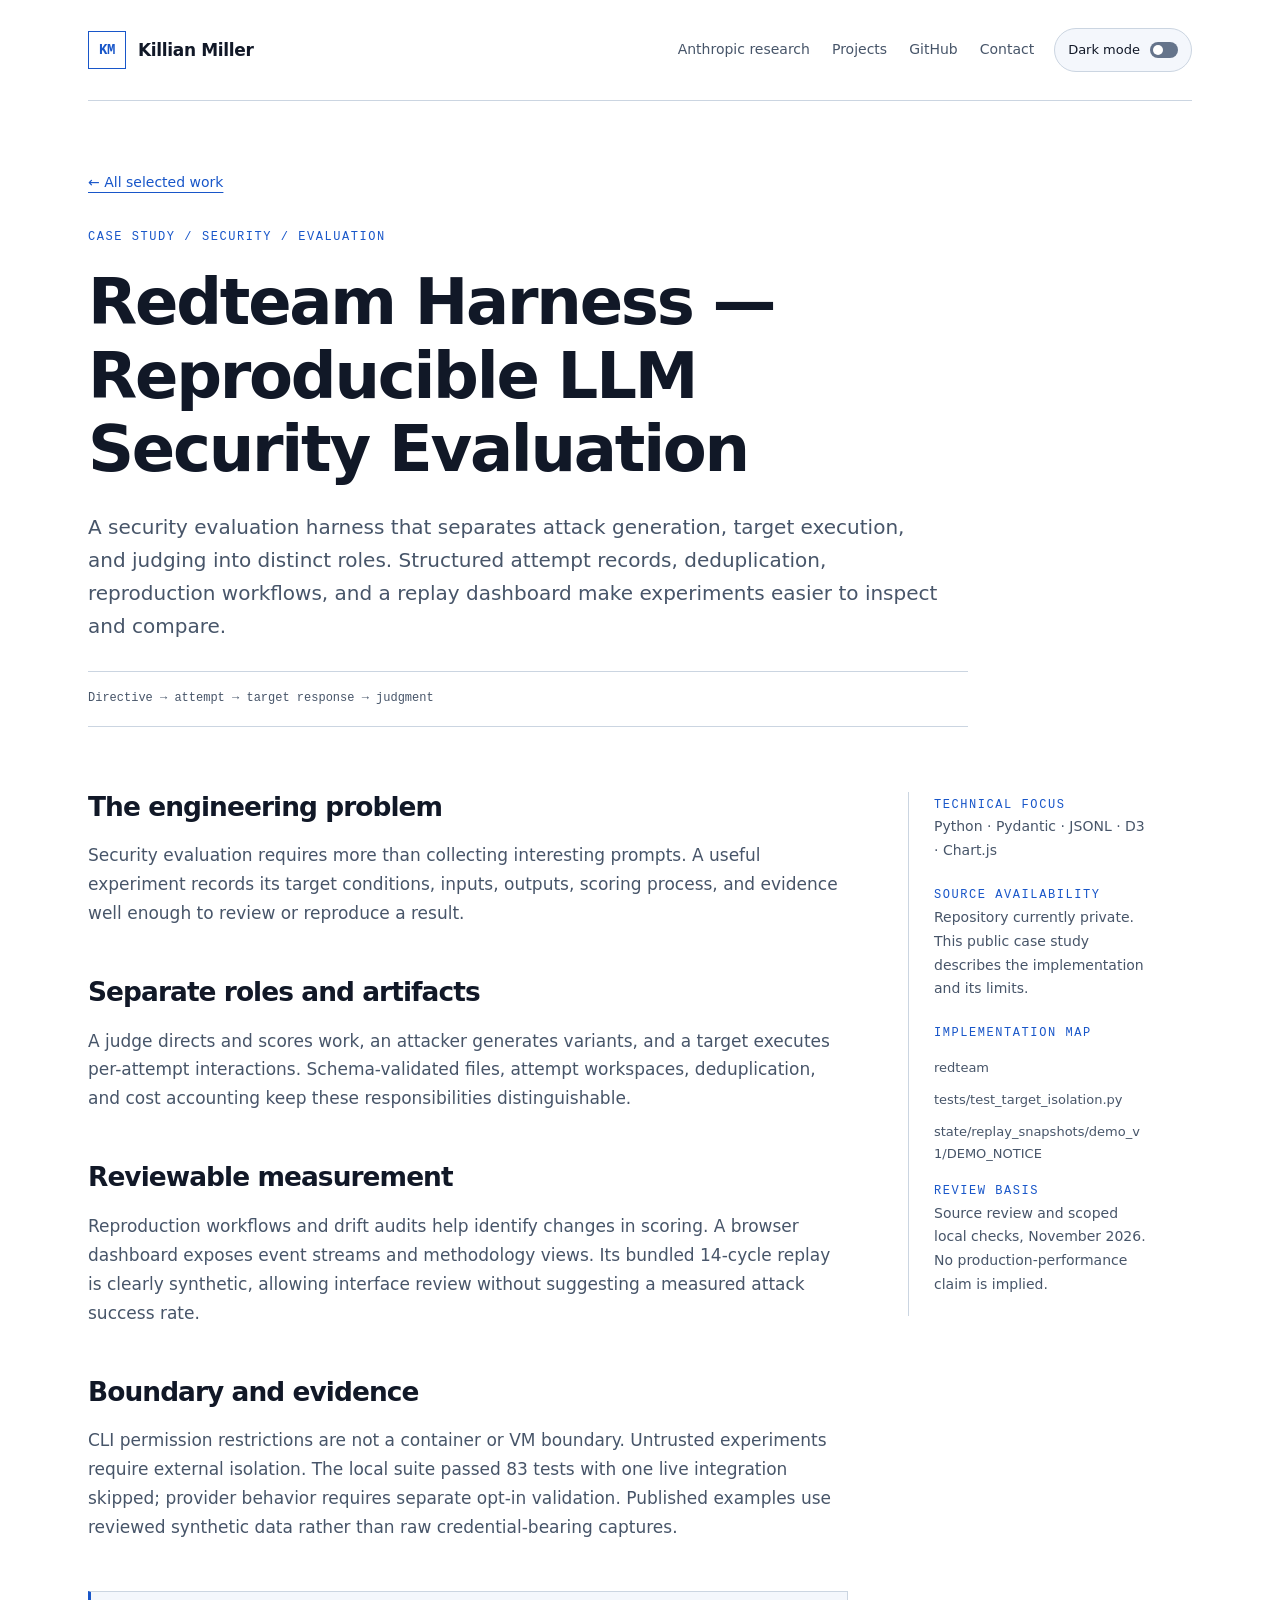
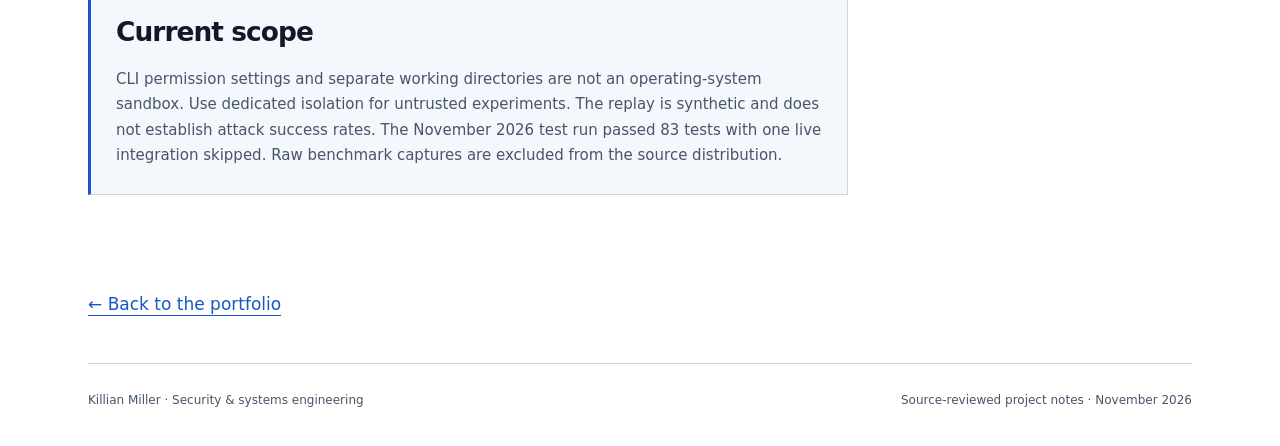
<file: projects/redteam-harness/index.html>
<!doctype html>
<html lang="en"><head><meta charset="utf-8"><meta name="viewport" content="width=device-width, initial-scale=1"><title>Redteam Harness — Reproducible LLM Security Evaluation | Killian Miller</title><meta name="description" content="LLM security evaluation harness with separate judge, attacker, and target roles, structured evidence, drift audits, and synthetic replay."><meta name="theme-color" content="#ffffff"><link rel="canonical" href="https://kmiller.dev/projects/redteam-harness/"><meta property="og:type" content="website"><meta property="og:title" content="Redteam Harness — Reproducible LLM Security Evaluation | Killian Miller"><meta property="og:description" content="LLM security evaluation harness with separate judge, attacker, and target roles, structured evidence, drift audits, and synthetic replay."><meta property="og:url" content="https://kmiller.dev/projects/redteam-harness/"><link rel="icon" href="/favicon.svg" type="image/svg+xml"><script src="/theme.js?v=1"></script><link rel="stylesheet" href="/styles.css?v=20261103-blue"></head>
<body><a class="skip" href="#main">Skip to content</a><div class="wrap"><header class="top"><a class="brand" href="/" aria-label="Killian Miller home"><span class="mark" aria-hidden="true">KM</span>Killian Miller</a><div class="header-tools"><nav class="nav" aria-label="Main navigation"><a href="/#research">Anthropic research</a><a href="/#work">Projects</a><a href="https://github.com/KillianM00">GitHub</a><a href="/#contact">Contact</a></nav><button class="theme-toggle" type="button" data-theme-toggle aria-pressed="false" hidden><span>Dark mode</span><span class="theme-switch" aria-hidden="true"></span></button></div></header><main id="main"><header class="article-head"><a class="back" href="/#work">← All selected work</a><p class="eyebrow" style="margin-top:32px">Case study / Security / evaluation</p><h1>Redteam Harness — Reproducible LLM Security Evaluation</h1><p class="lede">A security evaluation harness that separates attack generation, target execution, and judging into distinct roles. Structured attempt records, deduplication, reproduction workflows, and a replay dashboard make experiments easier to inspect and compare.</p><div class="flow">Directive → attempt → target response → judgment</div></header><div class="article-layout"><article class="article-body"><section><h2>The engineering problem</h2><p>Security evaluation requires more than collecting interesting prompts. A useful experiment records its target conditions, inputs, outputs, scoring process, and evidence well enough to review or reproduce a result.</p></section><section><h2>Separate roles and artifacts</h2><p>A judge directs and scores work, an attacker generates variants, and a target executes per-attempt interactions. Schema-validated files, attempt workspaces, deduplication, and cost accounting keep these responsibilities distinguishable.</p></section><section><h2>Reviewable measurement</h2><p>Reproduction workflows and drift audits help identify changes in scoring. A browser dashboard exposes event streams and methodology views. Its bundled 14-cycle replay is clearly synthetic, allowing interface review without suggesting a measured attack success rate.</p></section><section><h2>Boundary and evidence</h2><p>CLI permission restrictions are not a container or VM boundary. Untrusted experiments require external isolation. The local suite passed 83 tests with one live integration skipped; provider behavior requires separate opt-in validation. Published examples use reviewed synthetic data rather than raw credential-bearing captures.</p></section><div class="scope"><h2>Current scope</h2><p>CLI permission settings and separate working directories are not an operating-system sandbox. Use dedicated isolation for untrusted experiments. The replay is synthetic and does not establish attack success rates. The November 2026 test run passed 83 tests with one live integration skipped. Raw benchmark captures are excluded from the source distribution.</p></div></article><aside class="article-aside" aria-label="Project facts"><span class="label">Technical focus</span><p>Python · Pydantic · JSONL · D3 · Chart.js</p><span class="label">Source availability</span><p>Repository currently private. This public case study describes the implementation and its limits.</p><span class="label">Implementation map</span><ul><li>redteam</li><li>tests/test_target_isolation.py</li><li>state/replay_snapshots/demo_v1/DEMO_NOTICE</li></ul><span class="label">Review basis</span><p>Source review and scoped local checks, November 2026. No production-performance claim is implied.</p></aside></div><p class="case-footer"><a href="/#work">← Back to the portfolio</a></p></main><footer class="footer"><span>Killian Miller · Security &amp; systems engineering</span><span>Source-reviewed project notes · November 2026</span></footer></div></body></html>
</file>
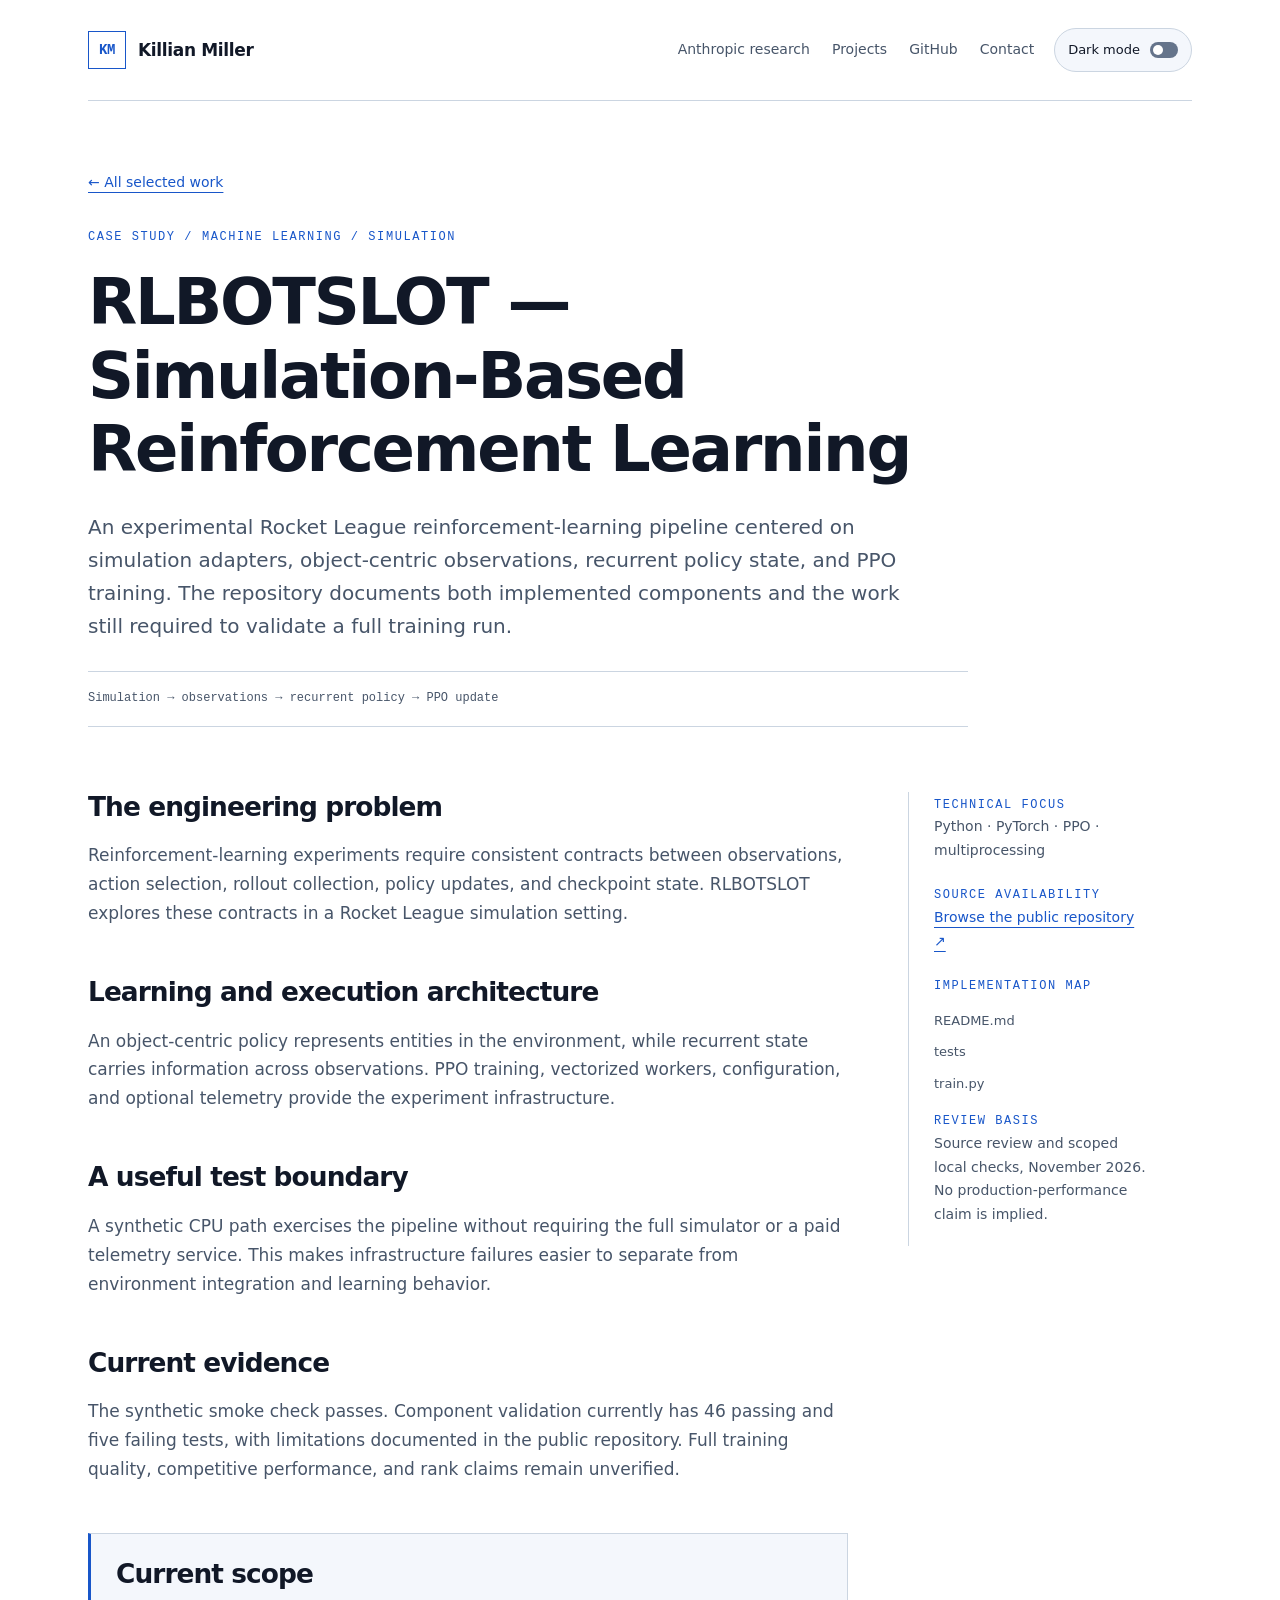
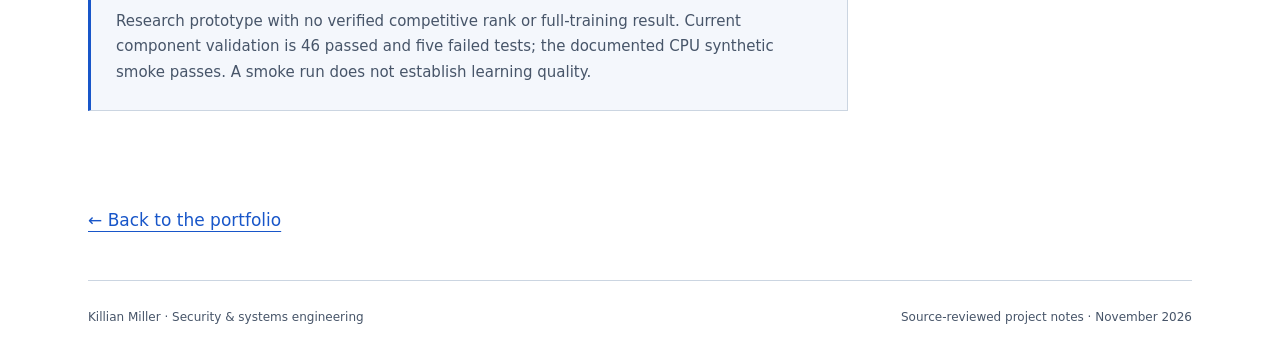
<file: projects/rlbotslot/index.html>
<!doctype html>
<html lang="en"><head><meta charset="utf-8"><meta name="viewport" content="width=device-width, initial-scale=1"><title>RLBOTSLOT — Simulation-Based Reinforcement Learning | Killian Miller</title><meta name="description" content="Experimental reinforcement-learning pipeline with PPO, object-centric policies, recurrent state, vectorized rollouts, and synthetic CPU validation."><meta name="theme-color" content="#ffffff"><link rel="canonical" href="https://kmiller.dev/projects/rlbotslot/"><meta property="og:type" content="website"><meta property="og:title" content="RLBOTSLOT — Simulation-Based Reinforcement Learning | Killian Miller"><meta property="og:description" content="Experimental reinforcement-learning pipeline with PPO, object-centric policies, recurrent state, vectorized rollouts, and synthetic CPU validation."><meta property="og:url" content="https://kmiller.dev/projects/rlbotslot/"><link rel="icon" href="/favicon.svg" type="image/svg+xml"><script src="/theme.js?v=1"></script><link rel="stylesheet" href="/styles.css?v=20261103-blue"></head>
<body><a class="skip" href="#main">Skip to content</a><div class="wrap"><header class="top"><a class="brand" href="/" aria-label="Killian Miller home"><span class="mark" aria-hidden="true">KM</span>Killian Miller</a><div class="header-tools"><nav class="nav" aria-label="Main navigation"><a href="/#research">Anthropic research</a><a href="/#work">Projects</a><a href="https://github.com/KillianM00">GitHub</a><a href="/#contact">Contact</a></nav><button class="theme-toggle" type="button" data-theme-toggle aria-pressed="false" hidden><span>Dark mode</span><span class="theme-switch" aria-hidden="true"></span></button></div></header><main id="main"><header class="article-head"><a class="back" href="/#work">← All selected work</a><p class="eyebrow" style="margin-top:32px">Case study / Machine learning / simulation</p><h1>RLBOTSLOT — Simulation-Based Reinforcement Learning</h1><p class="lede">An experimental Rocket League reinforcement-learning pipeline centered on simulation adapters, object-centric observations, recurrent policy state, and PPO training. The repository documents both implemented components and the work still required to validate a full training run.</p><div class="flow">Simulation → observations → recurrent policy → PPO update</div></header><div class="article-layout"><article class="article-body"><section><h2>The engineering problem</h2><p>Reinforcement-learning experiments require consistent contracts between observations, action selection, rollout collection, policy updates, and checkpoint state. RLBOTSLOT explores these contracts in a Rocket League simulation setting.</p></section><section><h2>Learning and execution architecture</h2><p>An object-centric policy represents entities in the environment, while recurrent state carries information across observations. PPO training, vectorized workers, configuration, and optional telemetry provide the experiment infrastructure.</p></section><section><h2>A useful test boundary</h2><p>A synthetic CPU path exercises the pipeline without requiring the full simulator or a paid telemetry service. This makes infrastructure failures easier to separate from environment integration and learning behavior.</p></section><section><h2>Current evidence</h2><p>The synthetic smoke check passes. Component validation currently has 46 passing and five failing tests, with limitations documented in the public repository. Full training quality, competitive performance, and rank claims remain unverified.</p></section><div class="scope"><h2>Current scope</h2><p>Research prototype with no verified competitive rank or full-training result. Current component validation is 46 passed and five failed tests; the documented CPU synthetic smoke passes. A smoke run does not establish learning quality.</p></div></article><aside class="article-aside" aria-label="Project facts"><span class="label">Technical focus</span><p>Python · PyTorch · PPO · multiprocessing</p><span class="label">Source availability</span><p><a href="https://github.com/KillianM00/RLBOTSLOT">Browse the public repository ↗</a></p><span class="label">Implementation map</span><ul><li>README.md</li><li>tests</li><li>train.py</li></ul><span class="label">Review basis</span><p>Source review and scoped local checks, November 2026. No production-performance claim is implied.</p></aside></div><p class="case-footer"><a href="/#work">← Back to the portfolio</a></p></main><footer class="footer"><span>Killian Miller · Security &amp; systems engineering</span><span>Source-reviewed project notes · November 2026</span></footer></div></body></html>
</file>
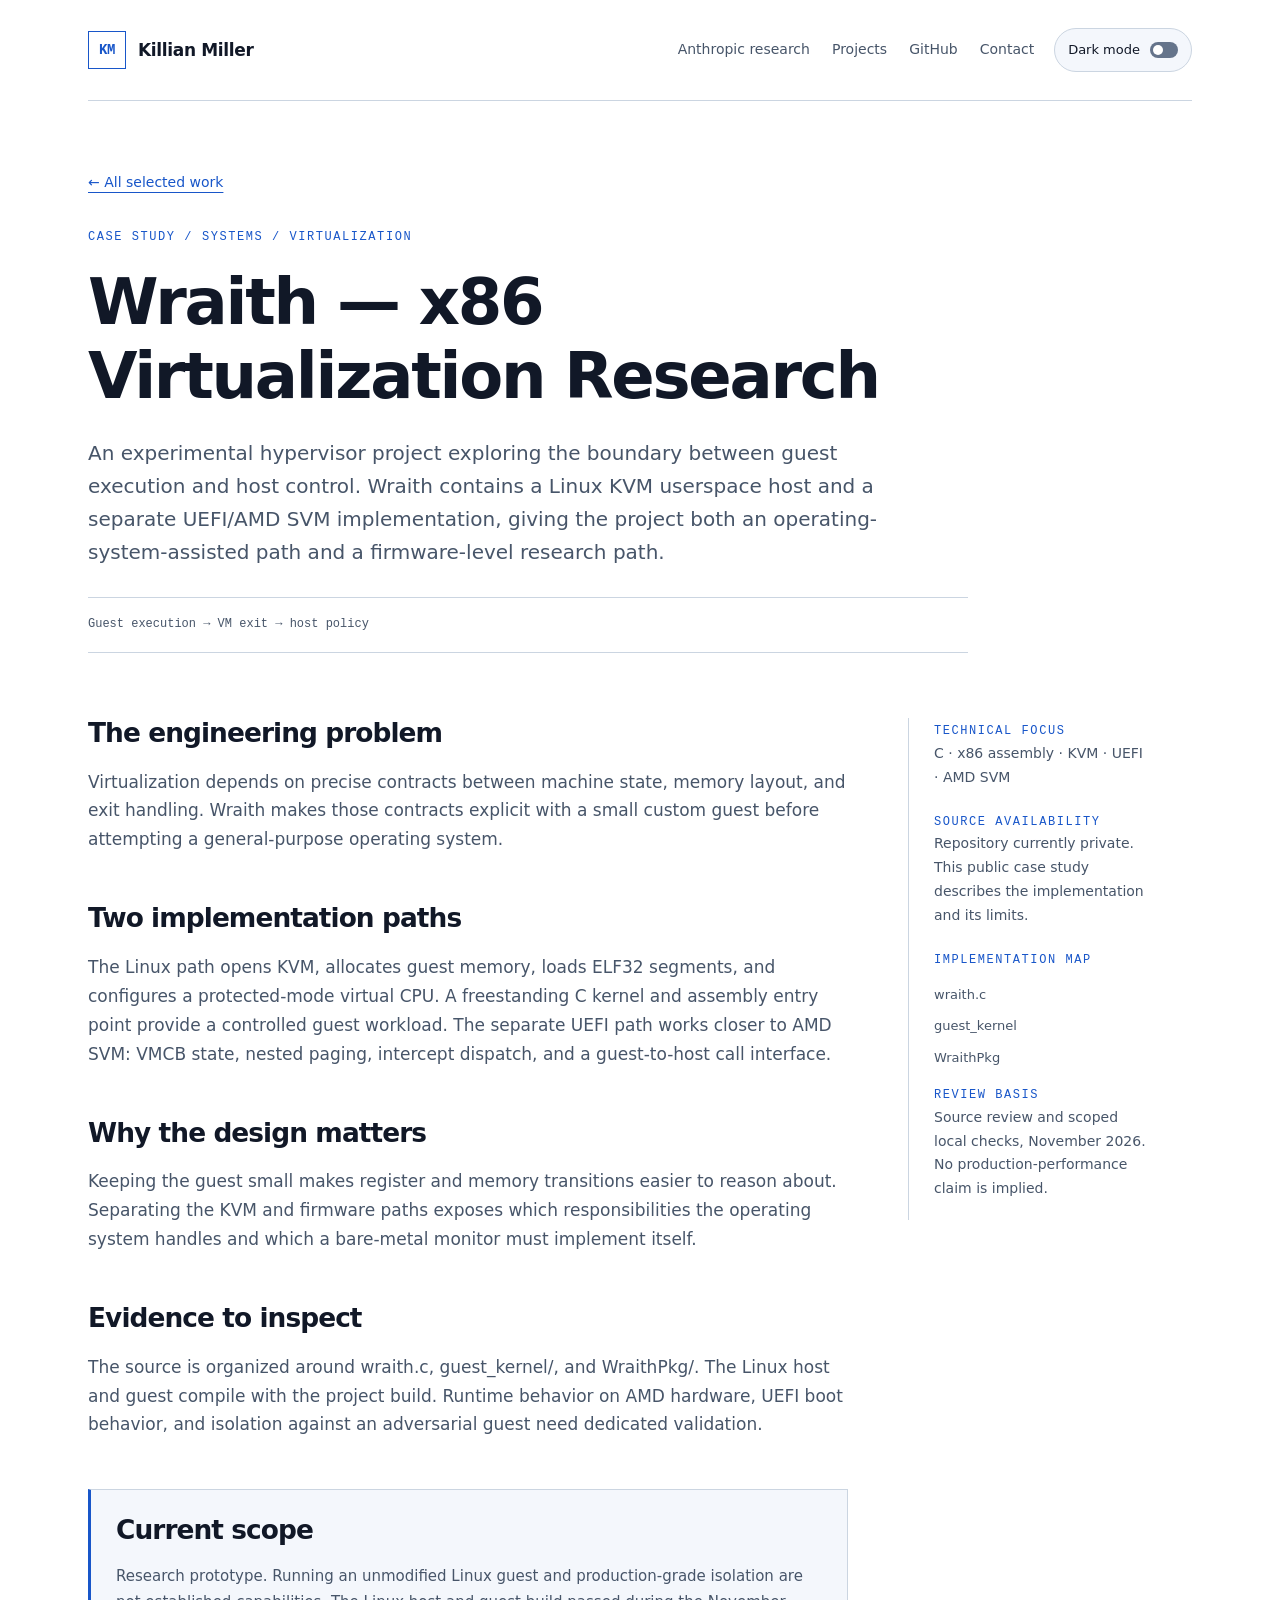
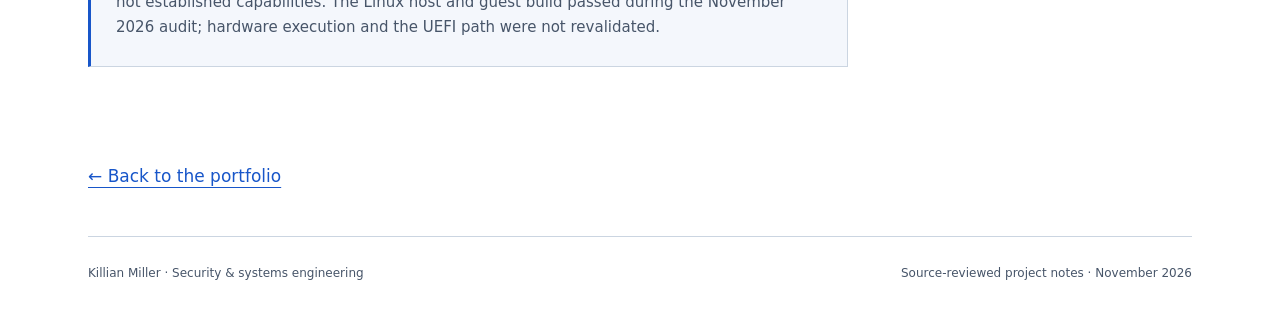
<file: projects/wraith/index.html>
<!doctype html>
<html lang="en"><head><meta charset="utf-8"><meta name="viewport" content="width=device-width, initial-scale=1"><title>Wraith — x86 Virtualization Research | Killian Miller</title><meta name="description" content="Experimental x86 virtualization: a Linux KVM host, freestanding guest kernel, and UEFI/AMD SVM research implementation."><meta name="theme-color" content="#ffffff"><link rel="canonical" href="https://kmiller.dev/projects/wraith/"><meta property="og:type" content="website"><meta property="og:title" content="Wraith — x86 Virtualization Research | Killian Miller"><meta property="og:description" content="Experimental x86 virtualization: a Linux KVM host, freestanding guest kernel, and UEFI/AMD SVM research implementation."><meta property="og:url" content="https://kmiller.dev/projects/wraith/"><link rel="icon" href="/favicon.svg" type="image/svg+xml"><script src="/theme.js?v=1"></script><link rel="stylesheet" href="/styles.css?v=20261103-blue"></head>
<body><a class="skip" href="#main">Skip to content</a><div class="wrap"><header class="top"><a class="brand" href="/" aria-label="Killian Miller home"><span class="mark" aria-hidden="true">KM</span>Killian Miller</a><div class="header-tools"><nav class="nav" aria-label="Main navigation"><a href="/#research">Anthropic research</a><a href="/#work">Projects</a><a href="https://github.com/KillianM00">GitHub</a><a href="/#contact">Contact</a></nav><button class="theme-toggle" type="button" data-theme-toggle aria-pressed="false" hidden><span>Dark mode</span><span class="theme-switch" aria-hidden="true"></span></button></div></header><main id="main"><header class="article-head"><a class="back" href="/#work">← All selected work</a><p class="eyebrow" style="margin-top:32px">Case study / Systems / virtualization</p><h1>Wraith — x86 Virtualization Research</h1><p class="lede">An experimental hypervisor project exploring the boundary between guest execution and host control. Wraith contains a Linux KVM userspace host and a separate UEFI/AMD SVM implementation, giving the project both an operating-system-assisted path and a firmware-level research path.</p><div class="flow">Guest execution → VM exit → host policy</div></header><div class="article-layout"><article class="article-body"><section><h2>The engineering problem</h2><p>Virtualization depends on precise contracts between machine state, memory layout, and exit handling. Wraith makes those contracts explicit with a small custom guest before attempting a general-purpose operating system.</p></section><section><h2>Two implementation paths</h2><p>The Linux path opens KVM, allocates guest memory, loads ELF32 segments, and configures a protected-mode virtual CPU. A freestanding C kernel and assembly entry point provide a controlled guest workload. The separate UEFI path works closer to AMD SVM: VMCB state, nested paging, intercept dispatch, and a guest-to-host call interface.</p></section><section><h2>Why the design matters</h2><p>Keeping the guest small makes register and memory transitions easier to reason about. Separating the KVM and firmware paths exposes which responsibilities the operating system handles and which a bare-metal monitor must implement itself.</p></section><section><h2>Evidence to inspect</h2><p>The source is organized around wraith.c, guest_kernel/, and WraithPkg/. The Linux host and guest compile with the project build. Runtime behavior on AMD hardware, UEFI boot behavior, and isolation against an adversarial guest need dedicated validation.</p></section><div class="scope"><h2>Current scope</h2><p>Research prototype. Running an unmodified Linux guest and production-grade isolation are not established capabilities. The Linux host and guest build passed during the November 2026 audit; hardware execution and the UEFI path were not revalidated.</p></div></article><aside class="article-aside" aria-label="Project facts"><span class="label">Technical focus</span><p>C · x86 assembly · KVM · UEFI · AMD SVM</p><span class="label">Source availability</span><p>Repository currently private. This public case study describes the implementation and its limits.</p><span class="label">Implementation map</span><ul><li>wraith.c</li><li>guest_kernel</li><li>WraithPkg</li></ul><span class="label">Review basis</span><p>Source review and scoped local checks, November 2026. No production-performance claim is implied.</p></aside></div><p class="case-footer"><a href="/#work">← Back to the portfolio</a></p></main><footer class="footer"><span>Killian Miller · Security &amp; systems engineering</span><span>Source-reviewed project notes · November 2026</span></footer></div></body></html>
</file>
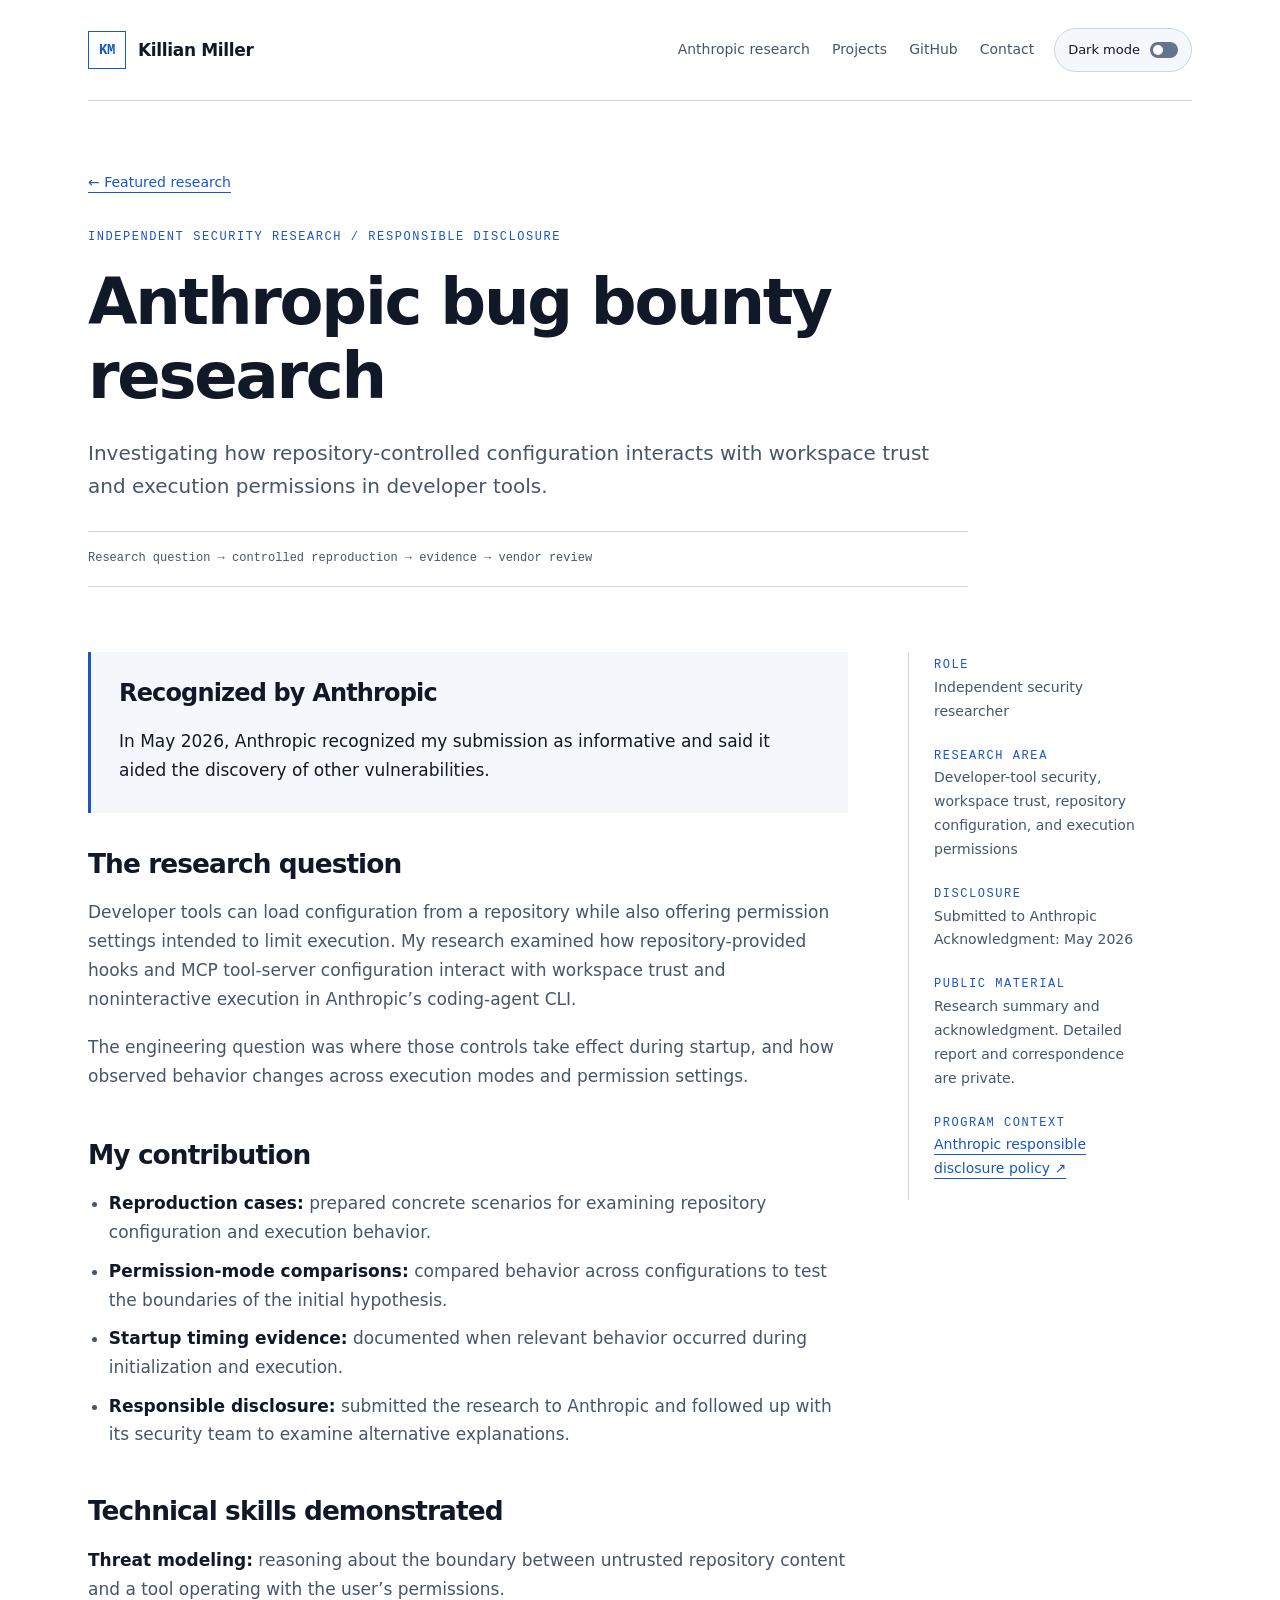
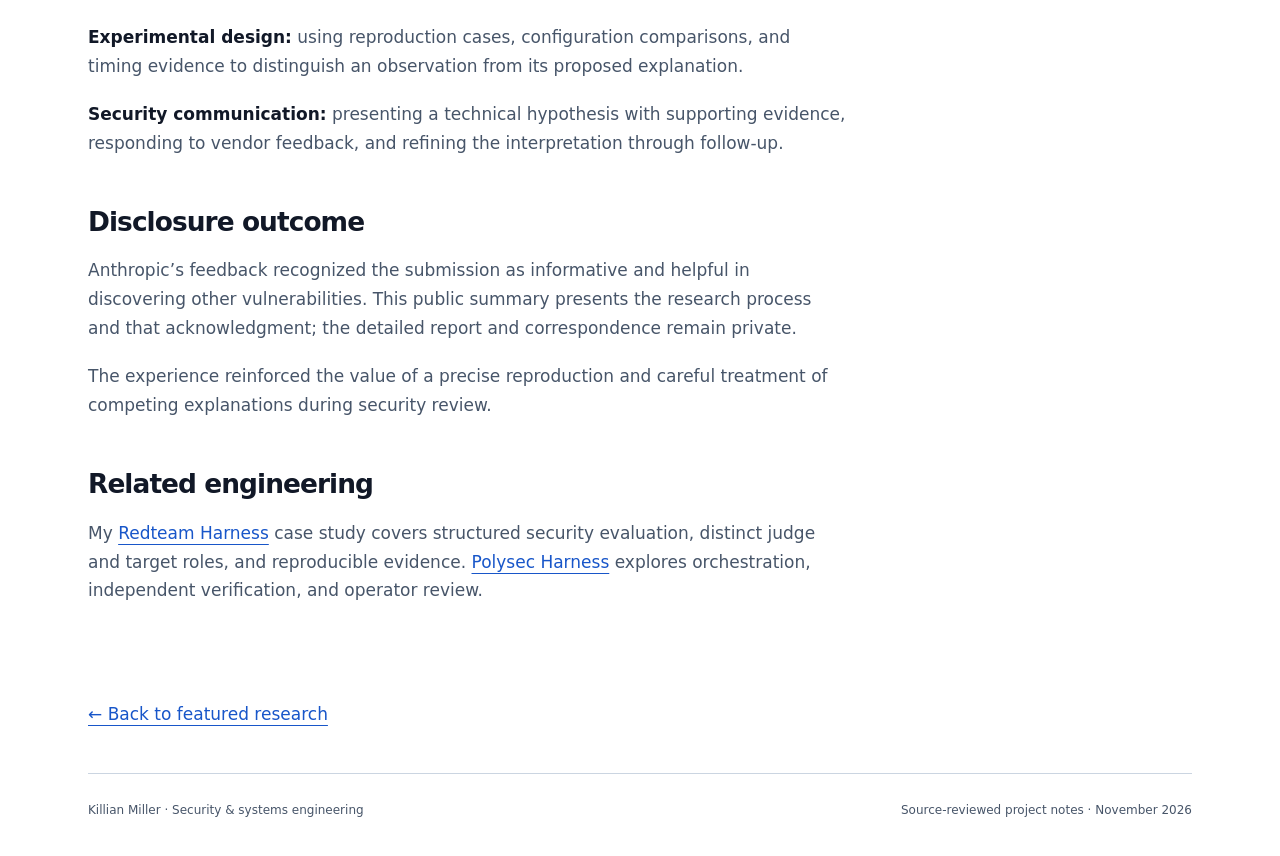
<file: research/anthropic/index.html>
<!doctype html>
<html lang="en"><head><meta charset="utf-8"><meta name="viewport" content="width=device-width, initial-scale=1"><title>Anthropic Bug Bounty Research | Killian Miller</title><meta name="description" content="Independent developer-tool security research: workspace trust, repository configuration, controlled reproduction, and a disclosure recognized by Anthropic."><meta name="theme-color" content="#ffffff"><link rel="canonical" href="https://kmiller.dev/research/anthropic/"><meta property="og:type" content="website"><meta property="og:title" content="Anthropic Bug Bounty Research | Killian Miller"><meta property="og:description" content="Independent developer-tool security research: workspace trust, repository configuration, controlled reproduction, and a disclosure recognized by Anthropic."><meta property="og:url" content="https://kmiller.dev/research/anthropic/"><link rel="icon" href="/favicon.svg" type="image/svg+xml"><script src="/theme.js?v=1"></script><link rel="stylesheet" href="/styles.css?v=20261103-blue"></head>
<body><a class="skip" href="#main">Skip to content</a><div class="wrap"><header class="top"><a class="brand" href="/" aria-label="Killian Miller home"><span class="mark" aria-hidden="true">KM</span>Killian Miller</a><div class="header-tools"><nav class="nav" aria-label="Main navigation"><a href="/#research">Anthropic research</a><a href="/#work">Projects</a><a href="https://github.com/KillianM00">GitHub</a><a href="/#contact">Contact</a></nav><button class="theme-toggle" type="button" data-theme-toggle aria-pressed="false" hidden><span>Dark mode</span><span class="theme-switch" aria-hidden="true"></span></button></div></header><main id="main">
  <header class="article-head">
    <a class="back" href="/#research">← Featured research</a>
    <p class="eyebrow" style="margin-top:32px">Independent security research / responsible disclosure</p>
    <h1>Anthropic bug bounty research</h1>
    <p class="lede">Investigating how repository-controlled configuration interacts with workspace trust and execution permissions in developer tools.</p>
    <div class="flow">Research question → controlled reproduction → evidence → vendor review</div>
  </header>
  <div class="article-layout">
    <article class="article-body">
      <div class="research-result">
        <h2>Recognized by Anthropic</h2>
        <p>In May 2026, Anthropic recognized my submission as informative and said it aided the discovery of other vulnerabilities.</p>
      </div>
      <section>
        <h2>The research question</h2>
        <p>Developer tools can load configuration from a repository while also offering permission settings intended to limit execution. My research examined how repository-provided hooks and MCP tool-server configuration interact with workspace trust and noninteractive execution in Anthropic’s coding-agent CLI.</p>
        <p>The engineering question was where those controls take effect during startup, and how observed behavior changes across execution modes and permission settings.</p>
      </section>
      <section>
        <h2>My contribution</h2>
        <ul>
          <li><strong>Reproduction cases:</strong> prepared concrete scenarios for examining repository configuration and execution behavior.</li>
          <li><strong>Permission-mode comparisons:</strong> compared behavior across configurations to test the boundaries of the initial hypothesis.</li>
          <li><strong>Startup timing evidence:</strong> documented when relevant behavior occurred during initialization and execution.</li>
          <li><strong>Responsible disclosure:</strong> submitted the research to Anthropic and followed up with its security team to examine alternative explanations.</li>
        </ul>
      </section>
      <section>
        <h2>Technical skills demonstrated</h2>
        <p><strong>Threat modeling:</strong> reasoning about the boundary between untrusted repository content and a tool operating with the user’s permissions.</p>
        <p><strong>Experimental design:</strong> using reproduction cases, configuration comparisons, and timing evidence to distinguish an observation from its proposed explanation.</p>
        <p><strong>Security communication:</strong> presenting a technical hypothesis with supporting evidence, responding to vendor feedback, and refining the interpretation through follow-up.</p>
      </section>
      <section>
        <h2>Disclosure outcome</h2>
        <p>Anthropic’s feedback recognized the submission as informative and helpful in discovering other vulnerabilities. This public summary presents the research process and that acknowledgment; the detailed report and correspondence remain private.</p>
        <p>The experience reinforced the value of a precise reproduction and careful treatment of competing explanations during security review.</p>
      </section>
      <section>
        <h2>Related engineering</h2>
        <p>My <a href="/projects/redteam-harness/">Redteam Harness</a> case study covers structured security evaluation, distinct judge and target roles, and reproducible evidence. <a href="/projects/polysec-harness/">Polysec Harness</a> explores orchestration, independent verification, and operator review.</p>
      </section>
    </article>
    <aside class="article-aside" aria-label="Research facts">
      <span class="label">Role</span><p>Independent security researcher</p>
      <span class="label">Research area</span><p>Developer-tool security, workspace trust, repository configuration, and execution permissions</p>
      <span class="label">Disclosure</span><p>Submitted to Anthropic<br>Acknowledgment: May 2026</p>
      <span class="label">Public material</span><p>Research summary and acknowledgment. Detailed report and correspondence are private.</p>
      <span class="label">Program context</span><p><a href="https://www.anthropic.com/responsible-disclosure-policy">Anthropic responsible disclosure policy ↗</a></p>
    </aside>
  </div>
  <p class="case-footer"><a href="/#research">← Back to featured research</a></p>
</main><footer class="footer"><span>Killian Miller · Security &amp; systems engineering</span><span>Source-reviewed project notes · November 2026</span></footer></div></body></html>
</file>
<file: styles.css>
:root {
  color-scheme: light;
  --bg: #ffffff;
  --panel: #f4f7fc;
  --panel2: #eaf1ff;
  --ink: #111827;
  --muted: #475569;
  --line: #cbd5e1;
  --accent: #1856c9;
  --accent-hover: #123f91;
  --accent-contrast: #ffffff;
  --feature: #edf4ff;
  --feature-border: #b4c9ed;
  --switch-track: #65748b;
  --max: 1160px;
}

:root[data-theme="dark"] {
  color-scheme: dark;
  --bg: #08090c;
  --panel: #111319;
  --panel2: #181d29;
  --ink: #f3f5fb;
  --muted: #b1bbce;
  --line: #303745;
  --accent: #74a8ff;
  --accent-hover: #adcaff;
  --accent-contrast: #08101f;
  --feature: #101929;
  --feature-border: #3c577f;
  --switch-track: #65748b;
}

*{box-sizing:border-box}html{scroll-behavior:smooth;scroll-padding-top:2rem}body{margin:0;background:var(--bg);color:var(--ink);font:17px/1.7 system-ui,-apple-system,BlinkMacSystemFont,"Segoe UI",sans-serif}a{color:var(--accent);text-decoration-thickness:1px;text-underline-offset:5px}a:hover{color:var(--accent-hover)}a:focus-visible{outline:3px solid var(--accent);outline-offset:6px;border-radius:2px}p{margin:0 0 1.2rem}h1,h2,h3{line-height:1.15;letter-spacing:-.035em;margin:0 0 1.2rem;font-weight:650}h1{font-size:clamp(3.1rem,6.7vw,5.7rem)}h2{font-size:clamp(2rem,3.6vw,3rem)}h3{font-size:1.65rem}ul{padding-left:1.3rem}li+li{margin-top:.6rem}.wrap{max-width:var(--max);margin:auto;padding:0 28px}.skip{position:absolute;top:-100px;left:20px;background:var(--accent);color:var(--accent-contrast);padding:12px;z-index:2}.skip:focus{top:12px}.top{display:flex;justify-content:space-between;align-items:center;gap:24px;padding:28px 0;border-bottom:1px solid var(--line)}.brand{display:flex;align-items:center;gap:12px;font-weight:650;color:var(--ink);text-decoration:none;letter-spacing:-.02em}.mark{display:grid;place-items:center;width:38px;height:38px;border:1px solid var(--accent);color:var(--accent);font:600 14px ui-monospace,monospace}.nav{display:flex;flex-wrap:wrap;gap:22px;font-size:14px}.nav a{color:var(--muted);text-decoration:none}.eyebrow,.number,.label{font:500 12px/1.6 ui-monospace,SFMono-Regular,Consolas,monospace;text-transform:uppercase;letter-spacing:.13em;color:var(--accent)}.hero{padding:88px 0 76px;display:grid;grid-template-columns:1fr 300px;gap:56px;align-items:center}.hero h1 span{color:var(--accent)}.lede{font-size:20px;line-height:1.65;max-width:690px;color:var(--muted);margin:24px 0 28px}.actions{display:flex;gap:24px;align-items:center;flex-wrap:wrap;font-size:15px}.button{display:inline-block;background:var(--accent);color:var(--accent-contrast);padding:11px 20px;text-decoration:none;border-radius:4px;font-weight:650}.button:hover{background:var(--accent-hover);color:var(--accent-contrast)}.focus{border-left:1px solid var(--line);padding:10px 0 10px 28px}.focus p{font-size:14px;color:var(--muted);margin:16px 0 0}.focus strong{color:var(--ink);display:block;font-size:16px;font-weight:550}.strip{display:flex;gap:12px 30px;flex-wrap:wrap;padding:20px 0;border-top:1px solid var(--line);border-bottom:1px solid var(--line);font:13px/1.5 ui-monospace,monospace;color:var(--muted)}section{padding:70px 0 0}.section-top{display:flex;justify-content:space-between;align-items:end;gap:30px;margin-bottom:30px}.section-top h2{margin:8px 0 0}.section-top p{font-size:14px;max-width:320px;color:var(--muted);margin:0}.projects{display:grid;grid-template-columns:1fr 1fr;gap:20px}.card{background:var(--panel);border:1px solid var(--line);padding:30px;display:flex;flex-direction:column;border-radius:6px}.card-top{display:flex;justify-content:space-between;gap:12px;align-items:center;margin-bottom:28px}.pill{font:11px/1.4 ui-monospace,monospace;color:var(--muted);border:1px solid var(--line);border-radius:20px;padding:5px 9px}.card h3{margin-bottom:12px}.card p{color:var(--muted);font-size:15px}.card .stack{font:12px/1.8 ui-monospace,monospace;color:var(--accent);margin:7px 0 25px}.card .more{margin-top:auto;font-size:14px;font-weight:550}.flow{font:12px/1.8 ui-monospace,monospace;color:var(--muted);padding:16px 0;margin-bottom:23px;border-top:1px solid var(--line);border-bottom:1px solid var(--line)}.split{display:grid;grid-template-columns:1fr 1fr;gap:20px}.small{background:transparent;padding:26px}.small h3{font-size:1.35rem}.feature{display:grid;grid-template-columns:1fr 1fr;gap:40px;padding:36px;border:1px solid var(--line);border-radius:6px;background:linear-gradient(115deg,var(--feature),var(--panel));align-items:center}.feature p{color:var(--muted);font-size:15px}.feature h3{font-size:2rem}.evidence{padding:22px;border-left:2px solid var(--accent);background:var(--bg)}.evidence p{margin:10px 0 0}.list{border-top:1px solid var(--line)}.row{display:grid;grid-template-columns:220px 1fr 80px;gap:26px;padding:23px 0;border-bottom:1px solid var(--line);align-items:baseline}.row strong{font-size:16px;font-weight:600}.row p{margin:0;color:var(--muted);font-size:14px}.row a{font-size:14px}.research{display:grid;grid-template-columns:1fr 1.5fr;gap:50px;border-top:1px solid var(--line);margin-top:70px;padding-top:42px}.research p{font-size:15px;color:var(--muted)}.contact{padding:65px 0}.contact h2{font-size:2.4rem}.footer{display:flex;justify-content:space-between;gap:20px;flex-wrap:wrap;border-top:1px solid var(--line);padding:26px 0 35px;font-size:12px;color:var(--muted)}.article-head{padding:66px 0 42px;max-width:880px}.article-head h1{font-size:clamp(2.5rem,5vw,4.5rem);margin-top:18px}.article-head .lede{max-width:850px}.article-layout{display:grid;grid-template-columns:minmax(0,760px) 240px;gap:60px;align-items:start}.article-body section{padding:0 0 30px}.article-body h2{font-size:1.65rem}.article-body p{color:var(--muted);font-size:17px}.article-aside{border-left:1px solid var(--line);padding-left:25px;font-size:14px}.article-aside p{color:var(--muted)}.article-aside ul{list-style:none;padding:0;color:var(--muted);font-size:13px;overflow-wrap:anywhere}.scope{border:1px solid var(--line);border-left:3px solid var(--accent);padding:25px;background:var(--panel);margin:0 0 50px}.scope p{margin:0;font-size:15px}.back{font-size:14px}.case-footer{margin:45px 0}.article-body strong{color:var(--ink)}
@media(max-width:850px){.hero{grid-template-columns:1fr;padding:60px 0;gap:35px}.focus{display:grid;grid-template-columns:1fr 1fr;gap:15px}.focus .label{grid-column:1/-1}.focus p{margin:0}.article-layout{grid-template-columns:1fr;gap:20px}.article-aside{border-left:0;border-top:1px solid var(--line);padding:25px 0}.row{grid-template-columns:180px 1fr 65px;gap:18px}.research{gap:30px}}
@media(max-width:600px){.wrap{padding:0 20px}.top{align-items:flex-start;flex-direction:column;gap:18px}.nav{gap:20px}.hero{padding:46px 0}.hero h1{font-size:3rem}.lede{font-size:18px}.focus{padding-left:20px}.projects,.split,.feature,.research{grid-template-columns:1fr}.section-top{align-items:start;flex-direction:column;gap:15px}.section-top p{max-width:100%}.card{padding:24px}.feature{padding:25px;gap:12px}.row{grid-template-columns:1fr 70px;gap:8px}.row p{grid-column:1;grid-row:2}.row a{grid-column:2;grid-row:1}.research{gap:15px}section{padding-top:52px}.contact h2{font-size:2rem}.article-head{padding-top:45px}.article-head h1{font-size:2.5rem}}
@media(prefers-reduced-motion:reduce){html{scroll-behavior:auto}}
@media print{body{background:white;color:#18232d;font-size:11pt}.nav,.actions,.skip,.case-footer{display:none}.wrap{max-width:none;padding:0}.hero{padding:20px 0;grid-template-columns:1fr}.focus{display:none}.card,.feature,.scope,.evidence{background:white;color:#18232d;break-inside:avoid}.card p,.lede,.row p,.research p,.article-body p,.article-aside p,.scope p,.label,.eyebrow,.number,.flow,.stack,.pill,.strip{color:#344a56!important}a{color:#174b9b}.projects{gap:15px}.card{padding:18px}section{padding-top:30px}.article-layout{display:block}.article-aside{border:0}.top{padding:10px 0}.footer{color:#344a56}}

.research-feature{padding-top:54px}.disclosure-feature{display:grid;grid-template-columns:minmax(0,1.4fr) minmax(0,1fr);gap:44px;padding:40px;border:1px solid var(--feature-border);border-top:3px solid var(--accent);border-radius:6px;background:linear-gradient(120deg,var(--feature),var(--panel));align-items:center}.disclosure-feature h3{font-size:clamp(1.8rem,3vw,2.5rem);max-width:580px}.disclosure-feature p{color:var(--muted);font-size:16px}.disclosure-feature .eyebrow{font-size:12px;color:var(--accent)}.disclosure-feature .research-skills{font:12px/1.9 ui-monospace,monospace;color:var(--accent);margin:22px 0}.disclosure-feature .more{font-size:15px;font-weight:600}.recognition{padding:28px;background:var(--bg);border-left:2px solid var(--accent)}.recognition p{color:var(--ink);font-size:21px;line-height:1.5;margin:15px 0}.recognition .recognition-detail{font-size:13px;color:var(--muted);margin-bottom:0}.research-result{margin:0 0 36px;padding:28px;border-left:3px solid var(--accent);background:var(--panel)}.research-result h2{font-size:1.5rem}.research-result p{margin:0;color:var(--ink)}.article-body li{color:var(--muted)}
@media(max-width:850px){.disclosure-feature{grid-template-columns:1fr;gap:28px}.recognition{padding:24px}.recognition p{font-size:19px}}
@media(max-width:600px){.disclosure-feature{padding:24px;gap:24px}.research-feature{padding-top:45px}.disclosure-feature h3{font-size:1.8rem}.recognition{padding:20px}.recognition p{font-size:18px}.research-result{padding:22px}}
@media print{.disclosure-feature,.recognition,.research-result{background:white;break-inside:avoid}.disclosure-feature p,.recognition p,.research-result p,.article-body li{color:#344a56}.disclosure-feature{padding:22px;gap:25px}.disclosure-feature h3{font-size:1.5rem}.recognition p{font-size:15px}}

/* The preference control is available only when its script is running. */
.header-tools {
  display: flex;
  align-items: center;
  justify-content: flex-end;
  flex-wrap: wrap;
  gap: 20px;
}
.theme-toggle {
  display: inline-flex;
  align-items: center;
  gap: 10px;
  min-height: 44px;
  padding: 9px 13px;
  border: 1px solid var(--line);
  border-radius: 24px;
  background: var(--panel);
  color: var(--ink);
  font: 500 13px/1.4 system-ui, sans-serif;
  cursor: pointer;
}
.theme-toggle[hidden] { display: none; }
.theme-toggle:hover { border-color: var(--accent); }
.theme-toggle:focus-visible {
  outline: 3px solid var(--accent);
  outline-offset: 4px;
}
.theme-switch {
  display: inline-block;
  position: relative;
  width: 28px;
  height: 16px;
  flex-shrink: 0;
  border-radius: 16px;
  background: var(--switch-track);
}
.theme-switch::after {
  content: "";
  position: absolute;
  top: 3px;
  left: 3px;
  width: 10px;
  height: 10px;
  border-radius: 50%;
  background: #ffffff;
}
.theme-toggle[aria-pressed="true"] .theme-switch { background: var(--accent); }
.theme-toggle[aria-pressed="true"] .theme-switch::after {
  left: 15px;
  background: var(--accent-contrast);
}
@media (max-width: 850px) {
  .top { align-items: flex-start; }
  .header-tools { gap: 14px; }
}
@media (max-width: 600px) {
  .header-tools { width: 100%; justify-content: flex-start; }
  .nav { gap: 12px 20px; }
}
@media print {
  :root, :root[data-theme="dark"] {
  color-scheme: light;
  --bg: #ffffff;
  --panel: #f4f7fc;
  --panel2: #eaf1ff;
  --ink: #111827;
  --muted: #475569;
  --line: #cbd5e1;
  --accent: #1856c9;
  --accent-hover: #123f91;
  --accent-contrast: #ffffff;
  --feature: #edf4ff;
  --feature-border: #b4c9ed;
  --switch-track: #65748b;
  --max: 1160px;
  }
  .theme-toggle { display: none; }
  .disclosure-feature, .recognition, .research-result { border-color: #b4c9ed; }
}
</file>
